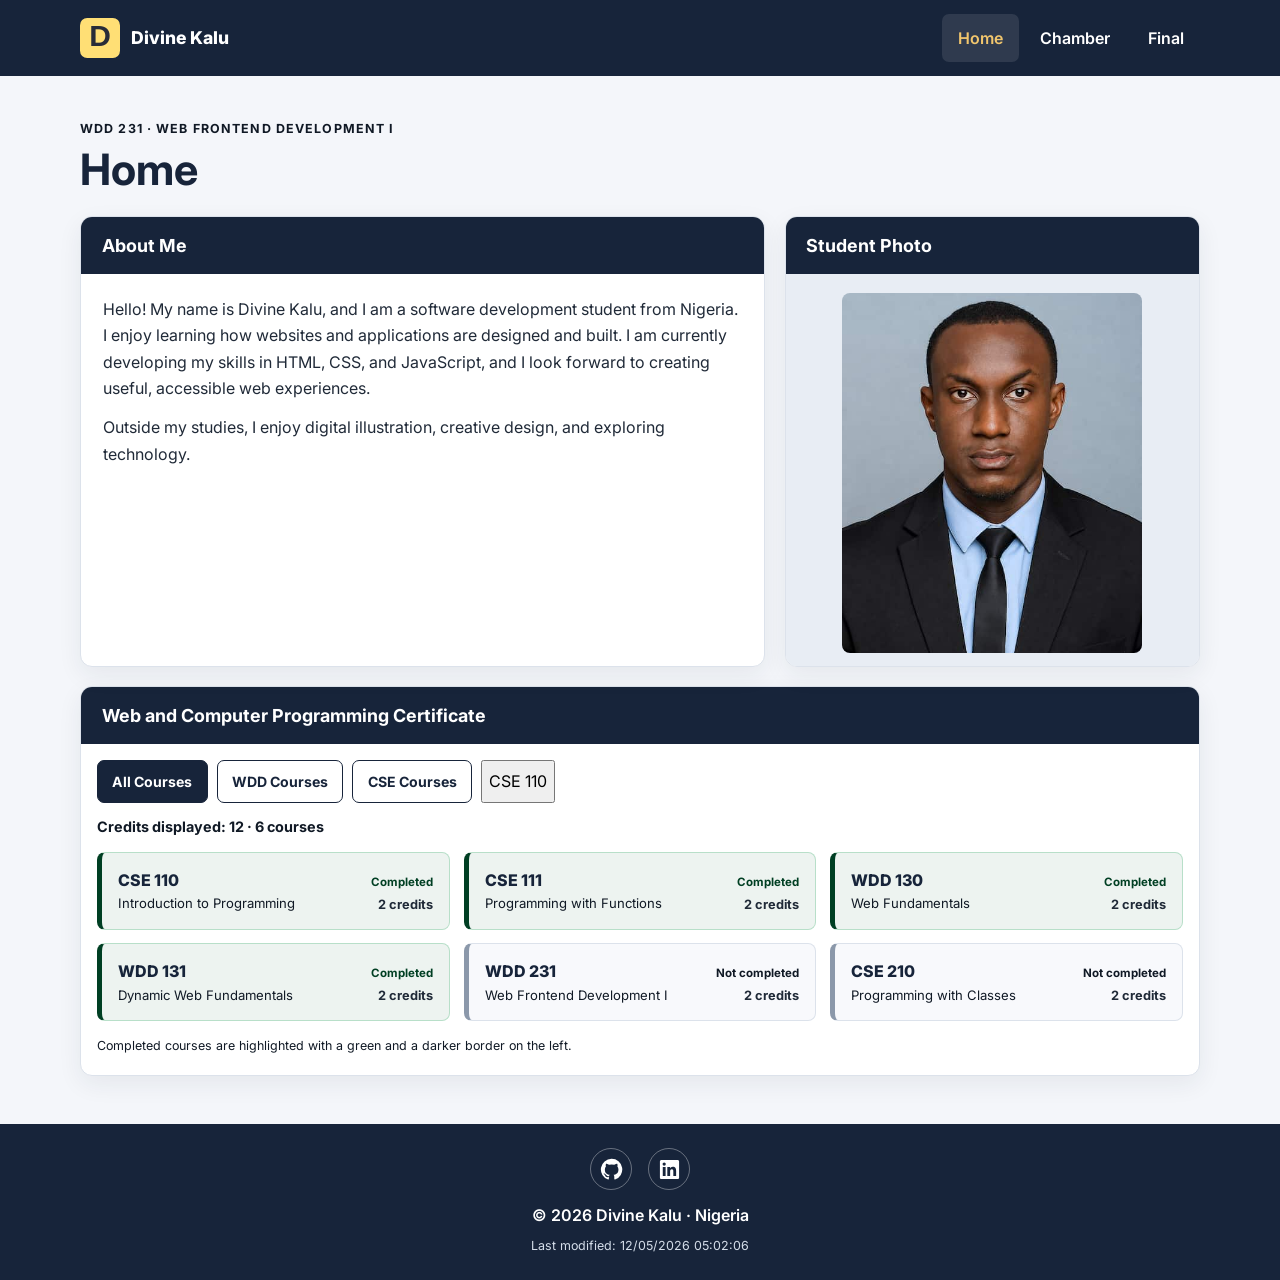
<file: index.html>
<!DOCTYPE html>
<html lang="en">
<head>
    <meta charset="UTF-8">
    <meta name="viewport" content="width=device-width, initial-scale=1.0">
    <meta name="description" content="Divine Kalu's WDD 231 course homepage, featuring an introduction, student photo, and Web and Computer Programming certificate courses.">
    <meta name="author" content="Divine Kalu">
    <meta name="theme-color" content="#17243a">
    <title>Home | Divine Kalu | WDD 231</title>

    <meta property="og:title" content="Web homepage Wdd 231">
    <meta property="og:description" content="Divine Kalu's WDD 231 course homepage, featuring an introduction, student photo, and Web and Computer Programming certificate courses.">
    <meta property="og:image" content="https://i.pinimg.com/736x/04/45/2e/04452ee9b50e1db5ed174f1d260ca5d1.jpg">
    <meta property="og:url" content="https://divon-git.github.io/wdd231/">
    <meta property="og:type" content="website">

    <meta name="twitter:card" content="summary_large_image">


    <link rel="icon" href="images/favicon.ico" type="image/x-icon">
    <link rel="preconnect" href="https://fonts.googleapis.com">
    <link rel="preconnect" href="https://fonts.gstatic.com" crossorigin>
    <link href="https://fonts.googleapis.com/css2?family=Inter:wght@400;500;600;700;800&display=swap" rel="stylesheet">
    <link rel="stylesheet" href="styles/normalize.css">
    <link rel="stylesheet" href="styles/small.css">
    <link rel="stylesheet" href="styles/larger.css">

    <script src="scripts/navigation.js" defer></script>
    <script src="scripts/date.js" defer></script>
    <script src="scripts/courses.js" defer></script>
</head>
<body>
    <header class="site-header">
        <a class="brand" href="index.html" aria-label="Divine Kalu home">
            <img src="images/logoimage.svg" alt="" width="42" height="42">
            <span>Divine Kalu</span>
        </a>

        <button class="menu-button" id="menu-button" type="button"
            aria-label="Open navigation menu" aria-expanded="false"
            aria-controls="primary-navigation">
            <span class="menu-lines" aria-hidden="true"></span>
        </button>

        <nav class="site-nav" id="primary-navigation" aria-label="Main navigation">
            <a href="index.html" class="active" aria-current="page">Home</a>
            <a href="#">Chamber</a>
            <a href="#">Final</a>
        </nav>
    </header>

    <main class="page-container">
        <div class="page-heading">
            <p class="eyebrow">WDD 231 · Web Frontend Development I</p>
            <h1>Home</h1>
        </div>

        <div class="intro-grid">
            <section class="panel about-panel" aria-labelledby="about-heading">
                <h2 id="about-heading">About Me</h2>
                <div class="panel-content">
                    <p>
                        Hello! My name is Divine Kalu, and I am a software development
                        student from Nigeria. I enjoy learning how websites and
                        applications are designed and built. I am currently developing
                        my skills in HTML, CSS, and JavaScript, and I look forward to
                        creating useful, accessible web experiences.
                    </p>
                    <p>
                        Outside my studies, I enjoy digital illustration, creative
                        design, and exploring technology.
                    </p>
                </div>
            </section>

            <section class="panel photo-panel" aria-labelledby="photo-heading">
                <h2 id="photo-heading">Student Photo</h2>
                <div class="photo-frame">
                    <img src="images/profile-image.jpg" alt="Portrait of Divine Kalu"
                        width="480" height="600">
                </div>
            </section>
        </div>

        <section class="panel certificate-panel" aria-labelledby="certificate-heading">
            <h2 id="certificate-heading">Web and Computer Programming Certificate</h2>

            <div class="course-controls" role="group" aria-label="Filter courses">
                <button class="filter-button active" type="button" data-filter="ALL"
                    aria-pressed="true">All Courses</button>
                <button class="filter-button" type="button" data-filter="WDD"
                    aria-pressed="false">WDD Courses</button>
                <button class="filter-button" type="button" data-filter="CSE"
                    aria-pressed="false">CSE Courses</button>
                <button class="CSE110Open" type="button" aria-pressed="false">
                    CSE 110
                </button>
            </div>

            <p class="credit-summary" id="credit-summary" aria-live="polite">
                Credits displayed: 0
            </p>

            <div class="course-grid" id="course-list" aria-live="polite">
                <p class="loading-message">Loading courses…</p>
            </div>
            <p class="course-note">
                Completed courses are highlighted with a green and a darker border on the left.
            </p>
        </section>

        <dialog id="cse110">           
            <button class="cse110closed">
                ❌
            </button>          
                <h2>CSE 110 – Introduction to Programming</h2>
                <h3>2 Credits | Completed</h3>
                <p>Introduces the fundamentals of programming using Python. Covers variables, data types, expressions, conditional statements, loops, functions, and basic problem-solving techniques. Builds a foundation for writing simple programs and understanding programming logic.</p>
        </dialog>
    </main>

    <footer class="site-footer">
        <nav class="social-links" aria-label="Social media links">
            <a href="https://github.com/Divon-git" target="_blank"
                rel="noopener noreferrer" aria-label="GitHub">
                <img src="images/github.svg" alt="github logo" width="26" height="26">
            </a>
            <a href="https://www.linkedin.com/in/divine-kalu-827a5926b/"
                target="_blank" rel="noopener noreferrer" aria-label="LinkedIn">
                <img src="images/linkedin.svg" alt="linkedin logo" width="26" height="26">
            </a>
        </nav>

        <p class="copyright">
            © <span id="currentyear"></span> Divine Kalu · Nigeria
        </p>
        <p class="modified">Last modified: <span id="lastModified"></span></p>
    </footer>
</body>
</html>
</file>
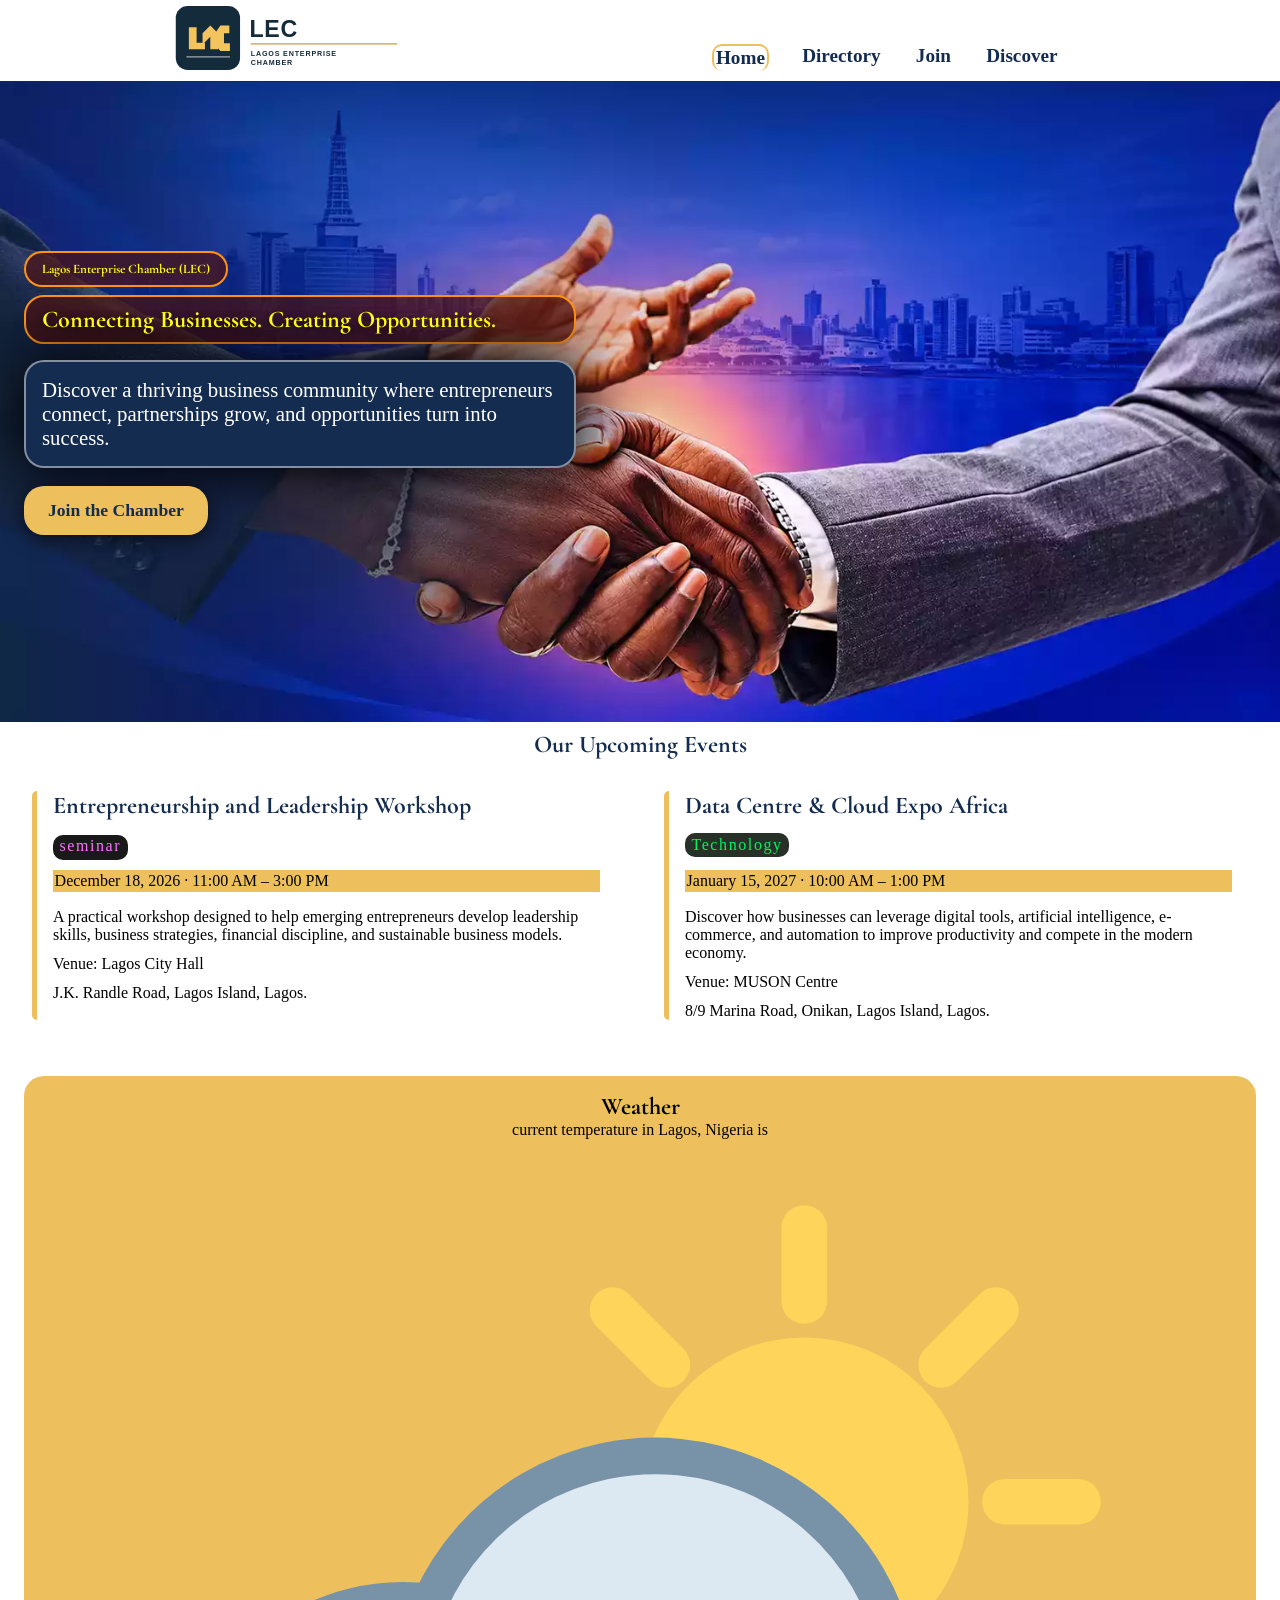
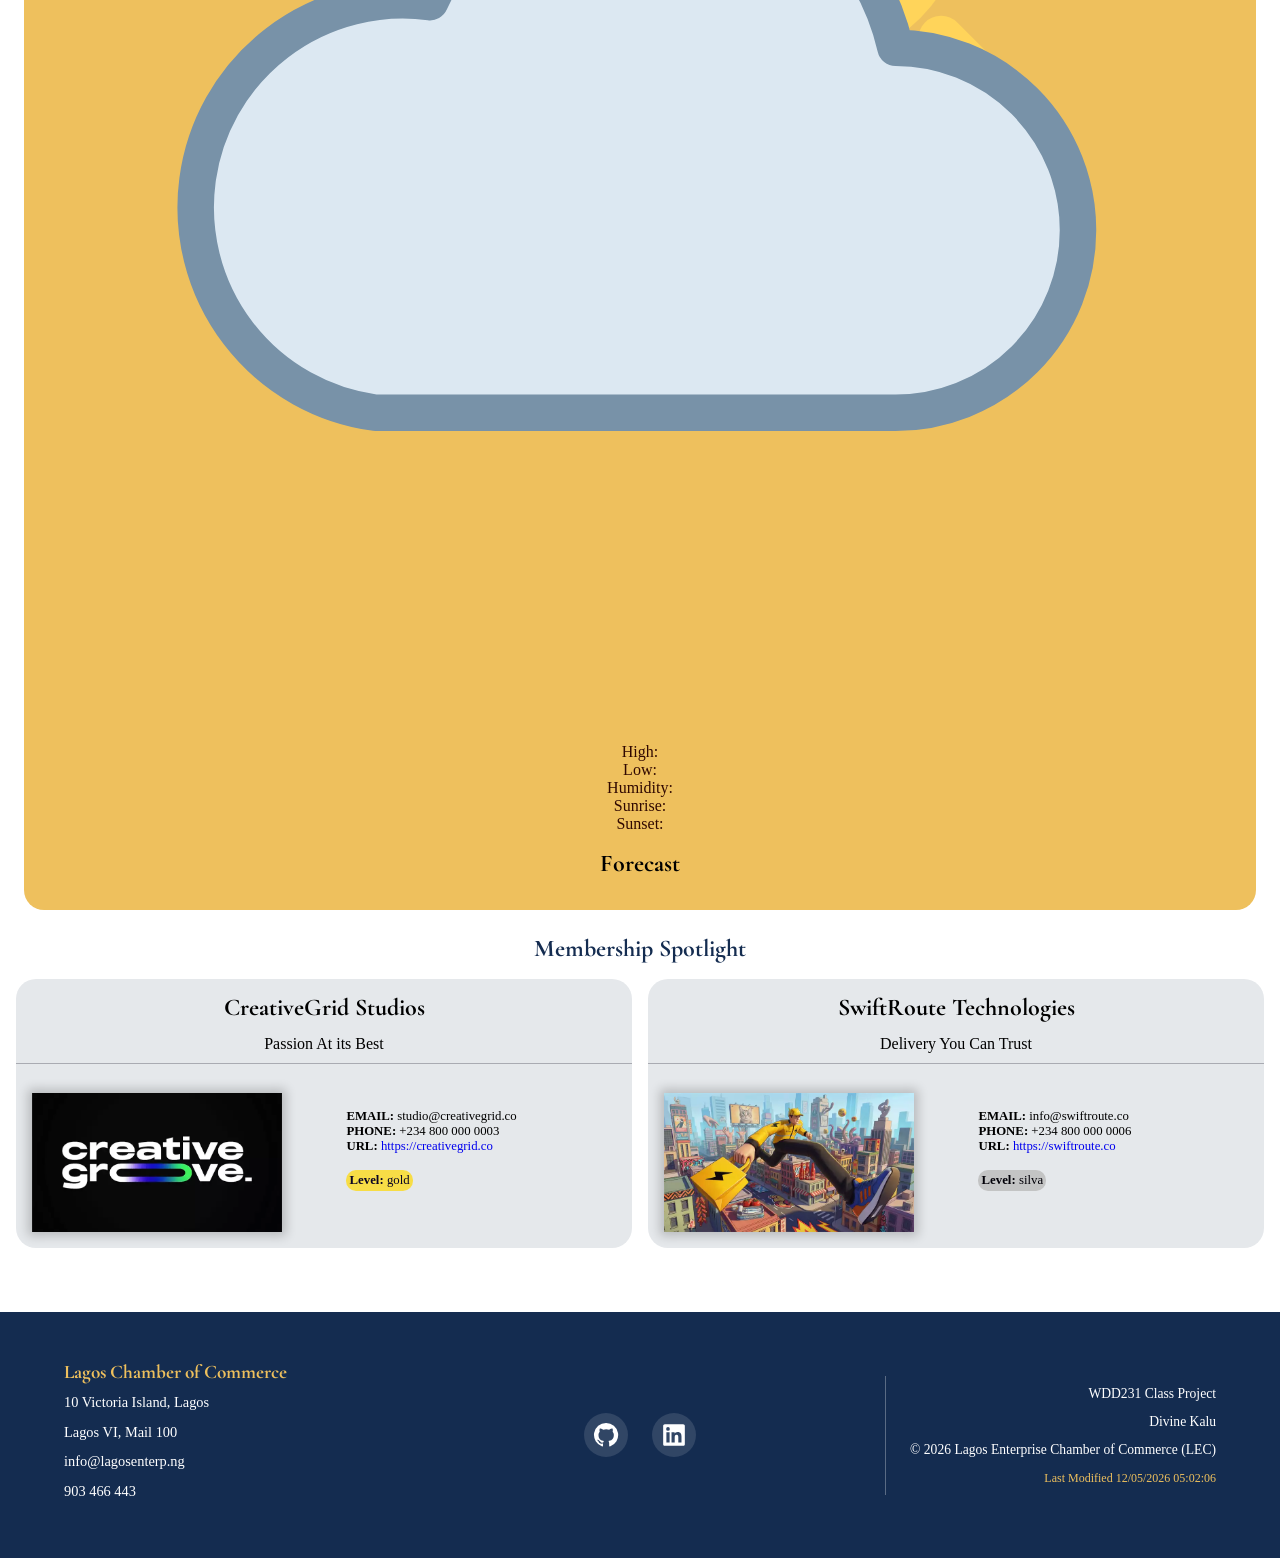
<file: chamber/index.html>
<!DOCTYPE html>
<html lang="en">
<head>
    <meta charset="UTF-8">
    <meta name="viewport" content="width=device-width, initial-scale=1.0">
    <meta name="description" content="Discover technology companies, startups, and emerging businesses in Lagos, Nigeria. ">
    <meta name="author" content="Divine Kalu">
    <title>Lagos Enterprise Chamber | Home</title>
    


    <link rel="stylesheet" href="styles/normalize.css"> 
    
    <link rel="icon" href="images/logo-icon.ico" type="image/x-icon">

    <link rel="stylesheet" href="styles/smallscreens.css">
    <link rel="stylesheet" href="styles/largescreens.css">

    <link rel="preconnect" href="https://fonts.googleapis.com">
    <link rel="preconnect" href="https://fonts.gstatic.com" crossorigin>
    <link href="https://fonts.googleapis.com/css2?family=Cormorant+Garamond:ital,wght@0,300..700;1,300..700&display=swap" rel="stylesheet">

    

    <script src="scripts/navigation.js" defer></script>
    <!-- <script type="module" src="scripts/companies.js"></script> -->
    <!-- <script src="scripts/date.js" defer></script> -->
    <script type="module" src="scripts/weather.js"></script>
    <script type="module" src="scripts/spotlight.js"></script>



    <meta property="og:title" content="Lagos Enterprise Chamber (LEC)">
    <meta property="og:description" content="Discover technology companies, startups, and emerging businesses in Lagos, Nigeria.">
    <meta property="og:image" content="https://divon-git.github.io/wdd231/chamber/images/ogimage.webp">
    <meta property="og:url" content="https://divon-git.github.io/wdd231/chamber/index.html">
    <meta property="og:type" content="website">

    <meta name="twitter:card" content="summary_large_image">

</head>
<body>
    <header class="site-navigation">
        <a href="index.html"> 
        <img id="logoimage" src="images/site-logo.svg" width="250" alt="Lagos Enterprise Chamber website">
        </a>
        <!-- <span>Lagos Enterprise Chamber (LEC)</span> -->

         <button class="menu-button" id="menu-button" type="button"
            aria-label="Open navigation menu" aria-expanded="false"
            aria-controls="primary-navigation">
            <span class="menu-lines" aria-hidden="true"></span>
        </button>


        <nav class="site-nav" id="main-nav" aria-label="Main navigation">
            <ul>
                <li><a href="index.html" title="homepage" class="active" aria-current="page">Home</a></li>
                <li><a href="directory.html" title="directory">Directory</a></li>
                <li><a href="join.html" title="join">Join</a></li>
                <li><a href="#" title="Discover">Discover</a></li>

            </ul>
        </nav>
    </header>

    <main class="homepage-main">
       <section class="hero">

            <picture class="heroImages">
                <source srcset="images/large-hero.webp" media="(min-width: 1000px)">
                <source srcset="images/medium-hero.webp" media="(min-width: 500px)">    
                <img src="images/small-hero.webp" width="1024" height="680" fetchpriority="high" alt="hero image, two business men shaking hands">
            </picture>
        <div class="content">

            <h1 class="pageName">Lagos Enterprise Chamber (LEC)</h1>
            <h2 class="headtext">Connecting Businesses. Creating Opportunities.</h2>
            <p class="message">Discover a thriving business community where entrepreneurs connect, partnerships grow, and opportunities turn into success.</p>
            <a href="join.html" class="joinbutton">Join the Chamber</a>
            
        </div>
        
                
           
       </section>
       <div class="mainContents">   
           <h2 class="header">Our Upcoming Events</h2>
                <div class="events">
                    <section class="event seminar">
                       
                        <h2>Entrepreneurship and Leadership Workshop</h2>
                        <span class="typeseminar">seminar</span>
                        <p class="date">December 18, 2026 · 11:00 AM – 3:00 PM</p>
                        <p class="desc">A practical workshop designed to help emerging entrepreneurs develop leadership skills, business strategies, financial discipline, and sustainable business models.</p>
                        <span class="venue">Venue: Lagos City Hall</span>

                        <span class="name">J.K. Randle Road, Lagos Island, Lagos.</span>
                    </section>

                    <section class="event tech">
            
                        <h2>Data Centre & Cloud Expo Africa</h2>
                        <span class="typetech">Technology</span>
                        <p class="date">January 15, 2027 · 10:00 AM – 1:00 PM</p>
                        <p class="desc">Discover how businesses can leverage digital tools, artificial intelligence, e-commerce, and automation to improve productivity and compete in the modern economy.</p>
                        <span class="venue">Venue: MUSON Centre</span>

                        <span class="name">8/9 Marina Road, Onikan, Lagos Island, Lagos.</span>
                    </section>

                    </div>

                    <div class="weather">
                    <section class="weathersection">  
                        <h2>Weather</h2>
                        <p class="current">current temperature in Lagos, Nigeria is <span class="current-temperature"></span></p>
                        <figure>
                            <img id="weather-icon" src="images/placeholder-weather.svg" alt="sunny clouds">
                            <figcaption></figcaption>
                        </figure>
                        <div class="weatherLevels">   
                            <p>High:<span id="highs"></span></p>
                            <p>Low:<span id="lows"></span></p>
                            <p>Humidity:<span id="Humidity"></span></p>
                            <p>Sunrise:<span id="Sunrise"></span></p>
                            <p>Sunset:<span id="Sunset"></span></p>
                        </div>
                    </section>
                    <section class="forcast">
                        <h2>Forecast</h2>
                       
                    </section>
                    </div>

                    <h2 class="spotlit">Membership Spotlight</h2>
                    <div id="cards" class="grid">
                    </div>

        </div>

       
    </main>
    
<footer class="site-footer">

    <div class="footer-contact">
        <strong>Lagos Chamber of Commerce</strong>
        <p>10 Victoria Island, Lagos</p>
        <p>Lagos VI, Mail 100</p>
        <p><a href="mailto:info@lagosenterp.ng">info@lagosenterp.ng</a></p>
        <p><a href="tel:903466443">903 466 443</a></p>
    </div>

    <div class="socials">
        <a href="https://github.com/" target="_blank" rel="noopener noreferrer" aria-label="GitHub">
            <img src="images/github.svg" alt="" width="26" height="26">
        </a>

        <a href="https://linkedin.com/" target="_blank" rel="noopener noreferrer" aria-label="LinkedIn">
            <img src="images/linkedin.svg" alt="" width="26" height="26">
        </a>
    </div>

    <div class="footer-project">
        <p>WDD231 Class Project</p>
        <p>Divine Kalu</p>
        <p>&copy; <span id="currentyear"></span> Lagos Enterprise Chamber of Commerce (LEC)</p>
        <p id="lastModified"></p>
    </div>

</footer>

</body>
</html>
</file>
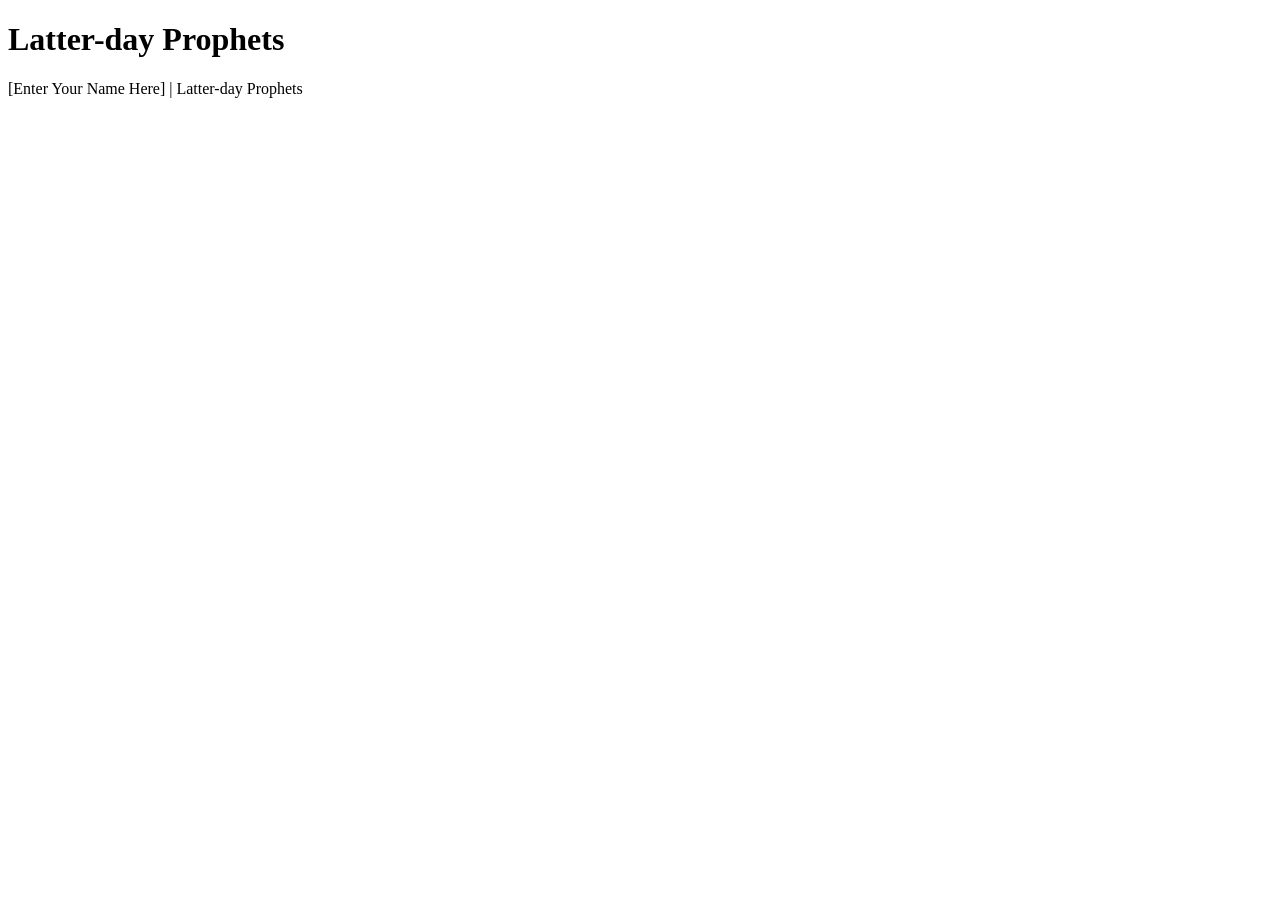
<file: prophets.html>
<!DOCTYPE html>
<html lang="en">
<head>
    <meta charset="UTF-8">
    <meta name="viewport" content="width=device-width, initial-scale=1.0">
    <title>Document</title>
</head>
<body>
    <header>
    <h1>Latter-day Prophets</h1>
    </header>
    <main>
    <div id="cards"></div>
    </main>
    <footer>
    [Enter Your Name Here] | Latter-day Prophets
    </footer>
</body>
</html>
</file>
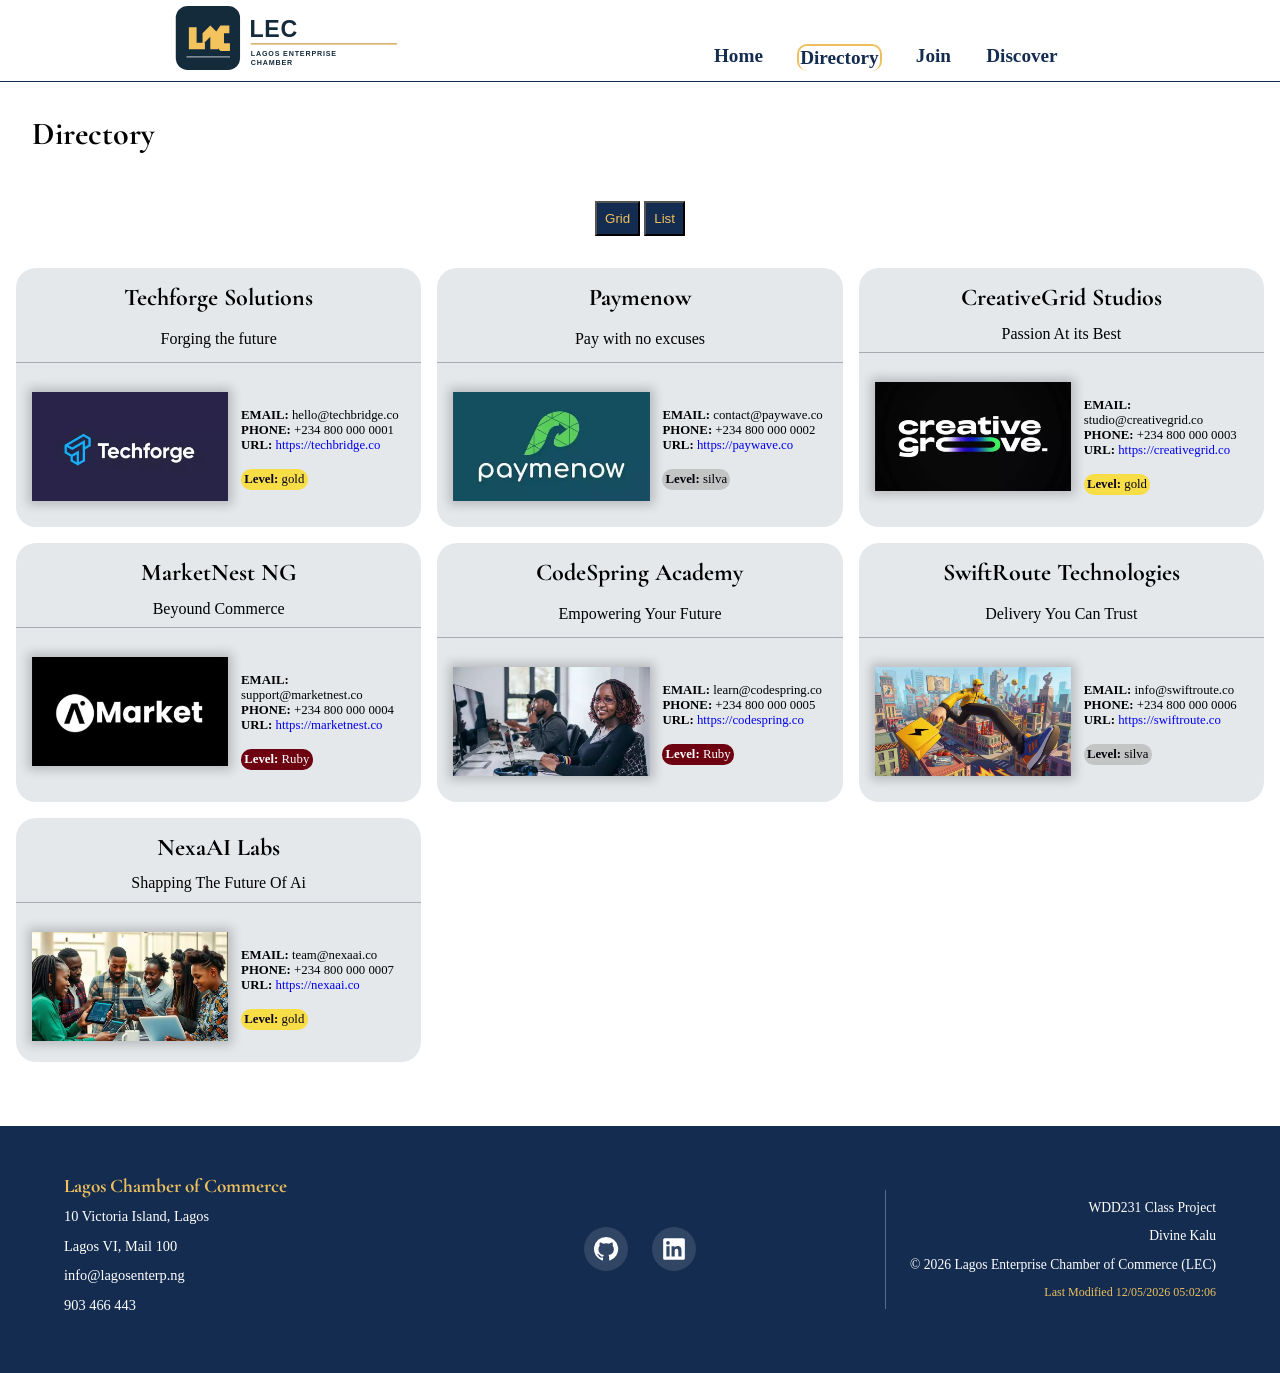
<file: chamber/directory.html>
<!DOCTYPE html>
<html lang="en">
<head>
    <meta charset="UTF-8">
    <meta name="viewport" content="width=device-width, initial-scale=1.0">
    <meta name="description" content="Discover technology companies, startups, and emerging businesses in Lagos, Nigeria. ">
    <meta name="author" content="Divine Kalu">
    <title>Directory Lagos Chamber of Commerce</title>
    


    <link rel="stylesheet" href="styles/normalize.css"> 
    
    <link rel="icon" href="images/logo-icon.ico" type="image/x-icon">

    <link rel="stylesheet" href="styles/smallscreens.css">
    <link rel="stylesheet" href="styles/largescreens.css">

    <link rel="preconnect" href="https://fonts.googleapis.com">
    <link rel="preconnect" href="https://fonts.gstatic.com" crossorigin>
    <link href="https://fonts.googleapis.com/css2?family=Cormorant+Garamond:ital,wght@0,300..700;1,300..700&display=swap" rel="stylesheet">

    

    <script src="scripts/navigation.js" defer></script>
    <script type="module" src="scripts/companies.js"></script>
    <!-- <script type="module" src="scripts/date.js"></script> -->



    <meta property="og:title" content="Lagos Enterprise Chamber (LEC)">
    <meta property="og:description" content="Discover technology companies, startups, and emerging businesses in Lagos, Nigeria.">
    <meta property="og:image" content="https://divon-git.github.io/wdd231/chamber/images/ogimage.webp">
    <meta property="og:url" content="https://divon-git.github.io/wdd231/chamber/directory.html">
    <meta property="og:type" content="website">

    <meta name="twitter:card" content="summary_large_image">

</head>
<body>
    <header class="site-navigation">
        <a href="index.html"> 
        <img id="logoimage" src="images/site-logo.svg" alt="Lagos Enterprise Chamber website logo">
        </a>
        <!-- <span>Lagos Enterprise Chamber (LEC)</span> -->

         <button class="menu-button" id="menu-button" type="button"
            aria-label="Open navigation menu" aria-expanded="false"
            aria-controls="primary-navigation">
            <span class="menu-lines" aria-hidden="true"></span>
        </button>


        <nav class="site-nav" id="main-nav" aria-label="Main navigation">
            <ul>
                <li><a href="index.html" title="homepage">Home</a></li>
                <li><a href="directory.html" title="directory" class="active" aria-current="page">Directory</a></li>
                <li><a href="join.html" title="join">Join</a></li>
                <li><a href="#" title="Discover">Discover</a></li>

            </ul>
        </nav>
    </header>

    <main>
        <h1 id="diretoryh1">Directory</h1>

        <div class="display">  
            <button  id="grid" type="button" aria-label="open grid view" aria-expanded="false">Grid</button>
            <button  id="list" type="button" aria-label="open list view" aria-expanded="false">List</button>
        </div>

        
        <div id="cards" class="grid"></div>
    </main>
    
<footer class="site-footer">

    <div class="footer-contact">
        <strong>Lagos Chamber of Commerce</strong>
        <p>10 Victoria Island, Lagos</p>
        <p>Lagos VI, Mail 100</p>
        <p><a href="mailto:info@lagosenterp.ng">info@lagosenterp.ng</a></p>
        <p><a href="tel:903466443">903 466 443</a></p>
    </div>

    <div class="socials">
        <a href="https://github.com/" target="_blank" rel="noopener noreferrer" aria-label="GitHub">
            <img src="images/github.svg" alt="github logo" width="26" height="26">
        </a>

        <a href="https://linkedin.com/" target="_blank" rel="noopener noreferrer" aria-label="LinkedIn">
            <img src="images/linkedin.svg" alt="linkedin logo" width="26" height="26">
        </a>
    </div>

    <div class="footer-project">
        <p>WDD231 Class Project</p>
        <p>Divine Kalu</p>
        <p>&copy; <span id="currentyear"></span> Lagos Enterprise Chamber of Commerce (LEC)</p>
        <p id="lastModified"></p>
    </div>

</footer>

</body>
</html>
</file>
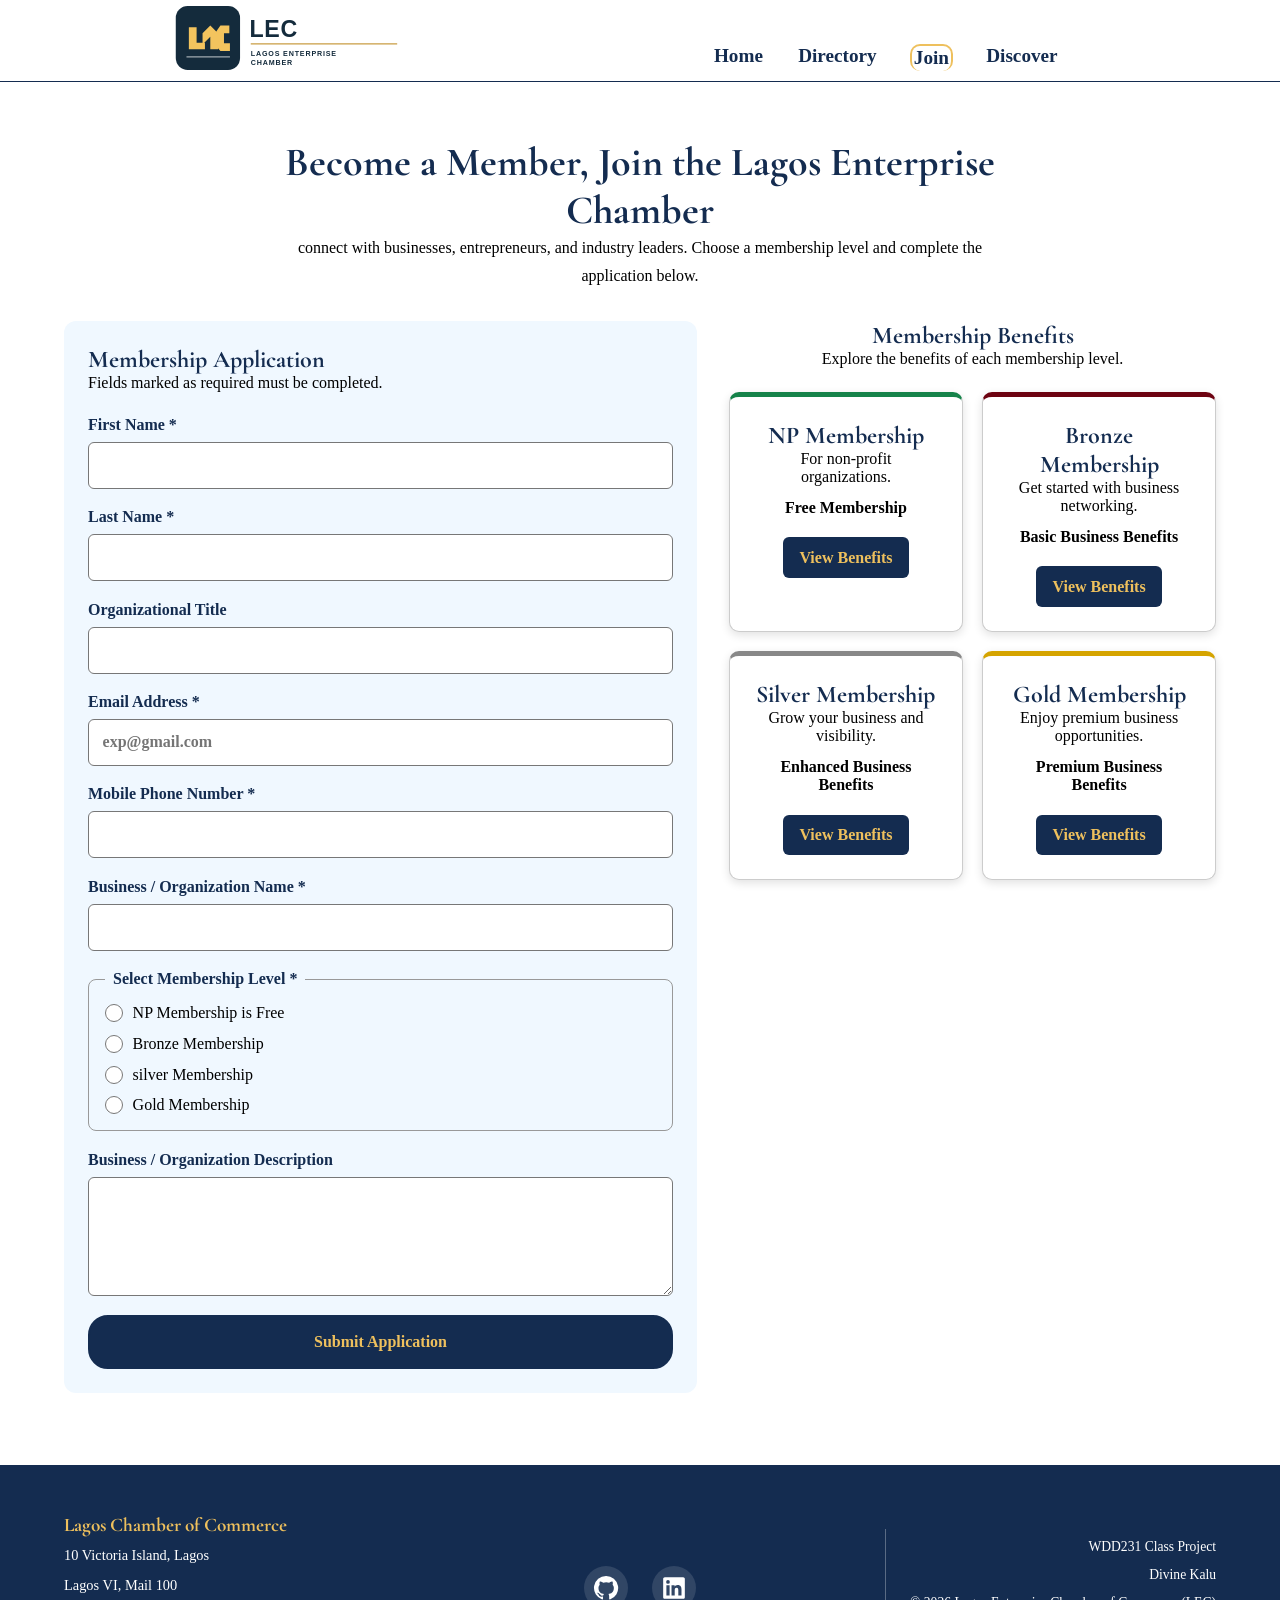
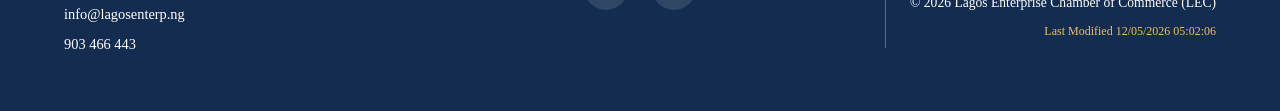
<file: chamber/join.html>
<!DOCTYPE html>
<html lang="en">
<head>
    <meta charset="UTF-8">
    <meta name="viewport" content="width=device-width, initial-scale=1.0">
    <meta name="description" content="Join the Lagos Enterprise Chamber and unlock opportunities for business growth, networking, partnerships, and increased visibility.">
    <meta name="author" content="Divine Kalu">
    <title>Join | Lagos Chamber of Commerce</title>
    


    <link rel="stylesheet" href="styles/normalize.css"> 
    
    <link rel="icon" href="images/logo-icon.ico" type="image/x-icon">

    <link rel="stylesheet" href="styles/smallscreens.css">
    <link rel="stylesheet" href="styles/largescreens.css">

    <link rel="preconnect" href="https://fonts.googleapis.com">
    <link rel="preconnect" href="https://fonts.gstatic.com" crossorigin>
    <link href="https://fonts.googleapis.com/css2?family=Cormorant+Garamond:ital,wght@0,300..700;1,300..700&display=swap" rel="stylesheet">

    

    <script src="scripts/navigation.js" defer></script>
    <script type="module" src="scripts/join.js"></script>
    <!-- <script type="module" src="scripts/companies.js"></script> -->
    <!-- <script type="module" src="scripts/date.js"></script> -->



    <meta property="og:title" content="Join | Lagos Chamber of Commerce">
    <meta property="og:description" content="Join the Lagos Enterprise Chamber and unlock opportunities for business growth, networking, partnerships, and increased visibility.">
    <meta property="og:image" content="https://divon-git.github.io/wdd231/chamber/images/ogimage.webp">
    <meta property="og:url" content="https://divon-git.github.io/wdd231/chamber/join.html">
    <meta property="og:type" content="website">

    <meta name="twitter:card" content="summary_large_image">

</head>
<body>
    <header class="site-navigation">
        <a href="index.html"> 
        <img id="logoimage" src="images/site-logo.svg" alt="Lagos Enterprise Chamber website">
        </a>
        

         <button class="menu-button" id="menu-button" type="button"
            aria-label="Open navigation menu" aria-expanded="false"
            aria-controls="primary-navigation">
            <span class="menu-lines" aria-hidden="true"></span>
        </button>


        <nav class="site-nav" id="main-nav" aria-label="Main navigation">
            <ul>
                <li><a href="index.html" title="homepage">Home</a></li>
                <li><a href="directory.html" title="directory" >Directory</a></li>
                <li><a href="join.html" title="join" class="active" aria-current="page">Join</a></li>
                <li><a href="#" title="Discover">Discover</a></li>

            </ul>
        </nav>
    </header>

    <main class="join-main">

        <section class="join-intro">
            <h1>Become a Member, Join the Lagos Enterprise Chamber</h1>
            <p>
                connect with
                businesses, entrepreneurs, and industry leaders.
                Choose a membership level and complete the application below.
            </p>
        </section>

        <div class="membership-layout">

            <section class="application-section">
                <h2>Membership Application</h2>
                <p>Fields marked as required must be completed.</p>

                <form class="membership-form" method="get" action="thankyou.html">
                    <label for="first-name">
                        First Name *
                        <input type="text" id="first-name" name="firstName" title="Enter your first name" autocomplete="given-name" required>
                    </label>

                    <label for="last-name">
                        Last Name *
                        <input type="text" id="last-name" name="lastName" title="Enter your last name" autocomplete="family-name" required>
                    </label>

                    <label for="organization-title">
                        Organizational Title
                        <input type="text" id="organization-title" name="organizationTitle" title="Your organizational title must contain at least seven letters, spaces, or hyphens" autocomplete="organization-title" pattern="(?=.*[A-Za-z])[A-Za-z -]{7,}">
                    </label>

                    <label for="email">
                        Email Address *
                        <input type="email" id="email" name="email" title="Enter a valid email address" autocomplete="email" placeholder="exp@gmail.com" required>
                    </label>

                    <label for="phone">
                        Mobile Phone Number *
                        <input type="tel" id="phone" name="phone" title="Enter your mobile phone number" autocomplete="tel" required>
                    </label>

                    <label for="organization">
                        Business / Organization Name *
                        <input type="text" id="organization" name="organization" title="Enter your business or organization name" autocomplete="organization" required>
                    </label>

                    <fieldset class="membership-selection">
                        <legend>Select Membership Level *</legend>

                        <label for="np">
                            <input type="radio" id="np" name="membership" value="np" required>
                            NP Membership is Free
                        </label>

                        <label for="Bronze">
                            <input type="radio" id="Bronze" name="membership" value="Bronze">
                            Bronze Membership
                        </label>

                        <label for="silver">
                            <input type="radio" id="silver" name="membership" value="silver">
                            silver Membership
                        </label>

                        <label for="gold">
                        <input type="radio" id="gold" name="membership" value="gold">
                        Gold Membership
                    </label>
                    </fieldset>

                    <label for="description">Business / Organization Description
                    <textarea id="description" name="description" title="Describe your business or organization" rows="5"></textarea>
                </label>

                <input type="hidden" name="timestamp" id="timestamp">

                <input type="submit" value="Submit Application" id="submit">


                    
                </form>
            </section>

           <section class="membership-levels">
                <h2>Membership Benefits</h2>
                <p>Explore the benefits of each membership level.</p>

                <div class="level-cards">

                    <article class="level-card np-card">
                        <h3>NP Membership</h3>
                        <p>For non-profit organizations.</p>
                        <span>Free Membership</span>
                        <a href="#np-modal" class="modal-link">View Benefits</a>
                    </article>

                    <article class="level-card Bronze-card">
                        <h3>Bronze Membership</h3>
                        <p>Get started with business networking.</p>
                        <span>Basic Business Benefits</span>
                        <a href="#ruby-modal" class="modal-link">View Benefits</a>
                    </article>

                    <article class="level-card silver-card">
                        <h3>Silver Membership</h3>
                        <p>Grow your business and visibility.</p>
                        <span>Enhanced Business Benefits</span>
                        <a href="#silver-modal" class="modal-link">View Benefits</a>
                    </article>

                    <article class="level-card gold-card">
                        <h3>Gold Membership</h3>
                        <p>Enjoy premium business opportunities.</p>
                        <span>Premium Business Benefits</span>
                        <a href="#gold-modal" class="modal-link">View Benefits</a>
                    </article>

                </div>
        </section> 
        </div>

        <dialog id="np-modal">
        <div class="modal-content">
            <button class="close-modal" type="button" aria-label="Close dialog">&times;</button>
            <h2>NP Membership Benefits</h2>
            <p>Designed for non-profit organizations.</p>
            <ul>
                <li>Free chamber membership.</li>
                <li>Access to community networking events.</li>
                <li>Non-profit organization directory listing.</li>
                <li>Access to selected chamber resources.</li>
            </ul>
        </div>
    </dialog>

    <dialog id="ruby-modal">
        <div class="modal-content">
            <button class="close-modal" type="button" aria-label="Close dialog">&times;</button>
            <h2>Bronze Membership Benefits</h2>
            <p>For businesses looking to establish connections.</p>
            <ul>
                <li>All NP membership benefits.</li>
                <li>Business directory listing.</li>
                <li>Access to selected business networking events.</li>
                <li>Discounted admission to selected workshops.</li>
            </ul>
        </div>
    </dialog>

    <dialog id="silver-modal">
        <div class="modal-content">
            <button class="close-modal" type="button" aria-label="Close dialog">&times;</button>
            <h2>Silver Membership Benefits</h2>
            <p>For growing businesses seeking greater exposure.</p>
            <ul>
                <li>All Ruby membership benefits.</li>
                <li>Priority business directory listing.</li>
                <li>Discounts on chamber events.</li>
                <li>Access to exclusive training sessions.</li>
                <li>Business advertising opportunities.</li>
            </ul>
        </div>
    </dialog>

    <dialog id="gold-modal">
        <div class="modal-content">
            <button class="close-modal" type="button" aria-label="Close dialog">&times;</button>
            <h2>Gold Membership Benefits</h2>
            <p>Our highest membership level for established businesses.</p>
            <ul>
                <li>All Silver membership benefits.</li>
                <li>Premium business spotlight on the homepage.</li>
                <li>Priority invitations to exclusive events.</li>
                <li>Free access to selected training sessions.</li>
                <li>Premium advertising opportunities.</li>
                <li>Priority access to chamber networking opportunities.</li>
            </ul>
        </div>
    </dialog>

    </main>

    


    
<footer class="site-footer">

    <div class="footer-contact">
        <strong>Lagos Chamber of Commerce</strong>
        <p>10 Victoria Island, Lagos</p>
        <p>Lagos VI, Mail 100</p>
        <p><a href="mailto:info@lagosenterp.ng">info@lagosenterp.ng</a></p>
        <p><a href="tel:903466443">903 466 443</a></p>
    </div>

    <div class="socials">
        <a href="https://github.com/" target="_blank" rel="noopener noreferrer" aria-label="GitHub">
            <img src="images/github.svg" alt="" width="26" height="26">
        </a>

        <a href="https://linkedin.com/" target="_blank" rel="noopener noreferrer" aria-label="LinkedIn">
            <img src="images/linkedin.svg" alt="" width="26" height="26">
        </a>
    </div>

    <div class="footer-project">
        <p>WDD231 Class Project</p>
        <p>Divine Kalu</p>
        <p>&copy; <span id="currentyear"></span> Lagos Enterprise Chamber of Commerce (LEC)</p>
        <p id="lastModified"></p>
    </div>

</footer>

</body>
</html>
</file>
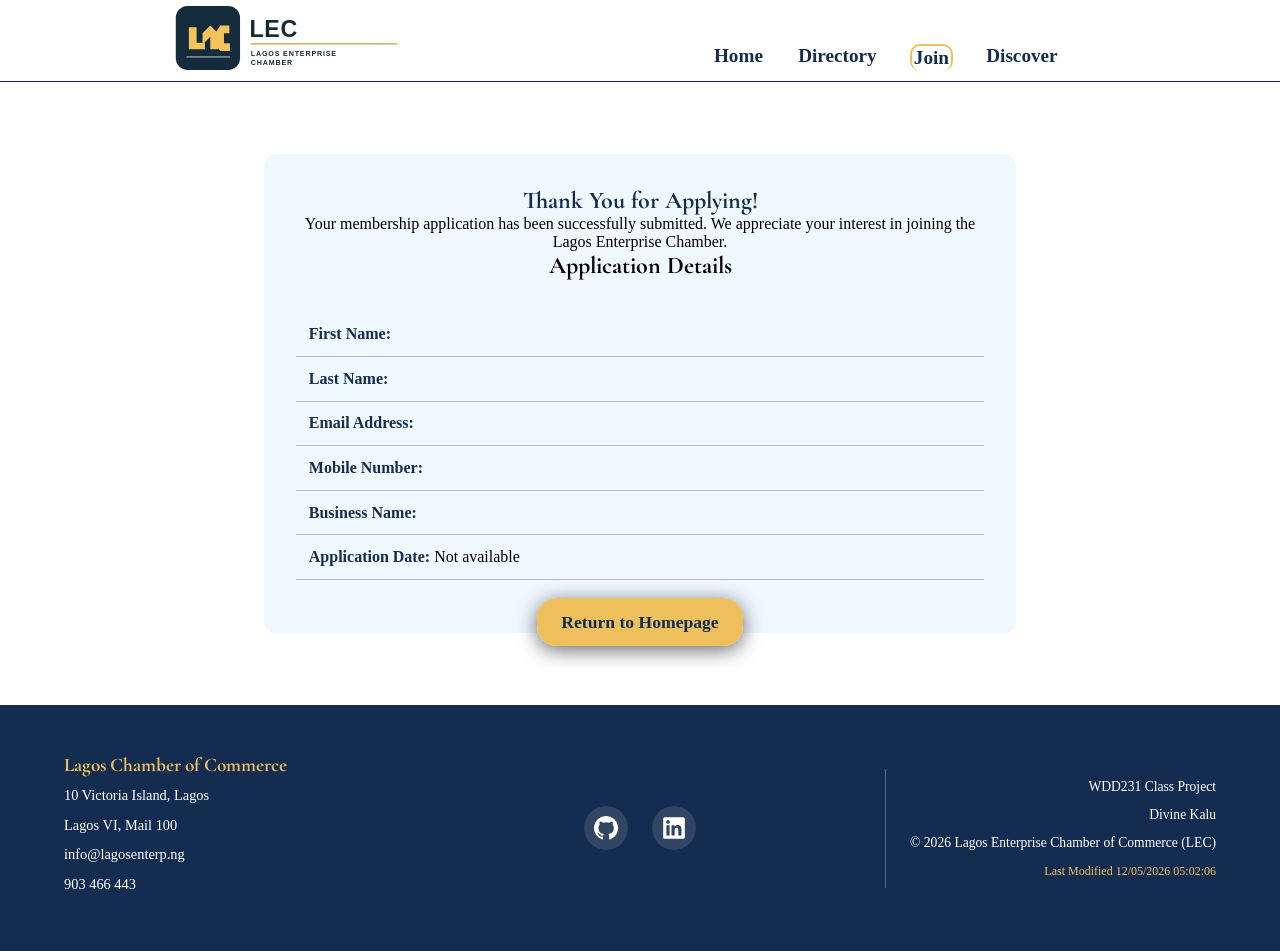
<file: chamber/thankyou.html>
<!DOCTYPE html>
<html lang="en">
<head>
    <meta charset="UTF-8">
    <meta name="viewport" content="width=device-width, initial-scale=1.0">
    <meta name="description" content="Thank you for applying to join the Lagos Enterprise Chamber.">
    <meta name="author" content="Divine Kalu">
    <title>Application Received | Lagos Enterprise Chamber</title>
    


    <link rel="stylesheet" href="styles/normalize.css"> 
    
    <link rel="icon" href="images/logo-icon.ico" type="image/x-icon">

    <link rel="stylesheet" href="styles/smallscreens.css">
    <link rel="stylesheet" href="styles/largescreens.css">

    <link rel="preconnect" href="https://fonts.googleapis.com">
    <link rel="preconnect" href="https://fonts.gstatic.com" crossorigin>
    <link href="https://fonts.googleapis.com/css2?family=Cormorant+Garamond:ital,wght@0,300..700;1,300..700&display=swap" rel="stylesheet">

    

    <script src="scripts/navigation.js" defer></script>
    <script type="module" src="scripts/thankyou.js"></script>
    <!-- <script type="module" src="scripts/companies.js"></script> -->
    <!-- <script type="module" src="scripts/date.js"></script> -->



    <meta property="og:title" content="Lagos Enterprise Chamber (LEC)">
    <meta property="og:description" content="Discover technology companies, startups, and emerging businesses in Lagos, Nigeria.">
    <meta property="og:image" content="https://divon-git.github.io/wdd231/chamber/images/ogimage.webp">
    <meta property="og:url" content="https://divon-git.github.io/wdd231/chamber/thankyou.html">
    <meta property="og:type" content="website">

    <meta name="twitter:card" content="summary_large_image">

</head>
<body>
    <header class="site-navigation">
        <a href="index.html"> 
        <img id="logoimage" src="images/site-logo.svg" alt="Lagos Enterprise Chamber website logo">
        </a>
        <!-- <span>Lagos Enterprise Chamber (LEC)</span> -->

         <button class="menu-button" id="menu-button" type="button"
            aria-label="Open navigation menu" aria-expanded="false"
            aria-controls="primary-navigation">
            <span class="menu-lines" aria-hidden="true"></span>
        </button>


        <nav class="site-nav" id="main-nav" aria-label="Main navigation">
            <ul>
                <li><a href="index.html" title="homepage">Home</a></li>
                <li><a href="directory.html" title="directory" >Directory</a></li>
                <li><a href="join.html" title="join" class="active" aria-current="page">Join</a></li>
                <li><a href="#" title="Discover">Discover</a></li>

            </ul>
        </nav>
    </header>

    <main class="thankyou-main">

        <section class="thankyou-card">

            <h1>Thank You for Applying!</h1>

            <p>
                Your membership application has been successfully submitted.
                We appreciate your interest in joining the Lagos Enterprise Chamber.
            </p>

            <h2>Application Details</h2>

            <div class="submission-details">

                <p>
                    <strong>First Name:</strong>
                    <span id="display-firstname"></span>
                </p>

                <p>
                    <strong>Last Name:</strong>
                    <span id="display-lastname"></span>
                </p>

                <p>
                    <strong>Email Address:</strong>
                    <span id="display-email"></span>
                </p>

                <p>
                    <strong>Mobile Number:</strong>
                    <span id="display-phone"></span>
                </p>

                <p>
                    <strong>Business Name:</strong>
                    <span id="display-organization"></span>
                </p>

                <p>
                    <strong>Application Date:</strong>
                    <span id="display-timestamp"></span>
                </p>

            </div>

            <a href="index.html" class="joinbutton">
                Return to Homepage
            </a>

        </section>

    </main>

    


    
<footer class="site-footer">

    <div class="footer-contact">
        <strong>Lagos Chamber of Commerce</strong>
        <p>10 Victoria Island, Lagos</p>
        <p>Lagos VI, Mail 100</p>
        <p><a href="mailto:info@lagosenterp.ng">info@lagosenterp.ng</a></p>
        <p><a href="tel:903466443">903 466 443</a></p>
    </div>

    <div class="socials">
        <a href="https://github.com/" target="_blank" rel="noopener noreferrer" aria-label="GitHub">
            <img src="images/github.svg" alt="github logo" width="26" height="26">
        </a>

        <a href="https://linkedin.com/" target="_blank" rel="noopener noreferrer" aria-label="LinkedIn">
            <img src="images/linkedin.svg" alt="linkedin logo" width="26" height="26">
        </a>
    </div>

    <div class="footer-project">
        <p>WDD231 Class Project</p>
        <p>Divine Kalu</p>
        <p>&copy; <span id="currentyear"></span> Lagos Enterprise Chamber of Commerce (LEC)</p>
        <p id="lastModified"></p>
    </div>

</footer>

</body>
</html>
</file>
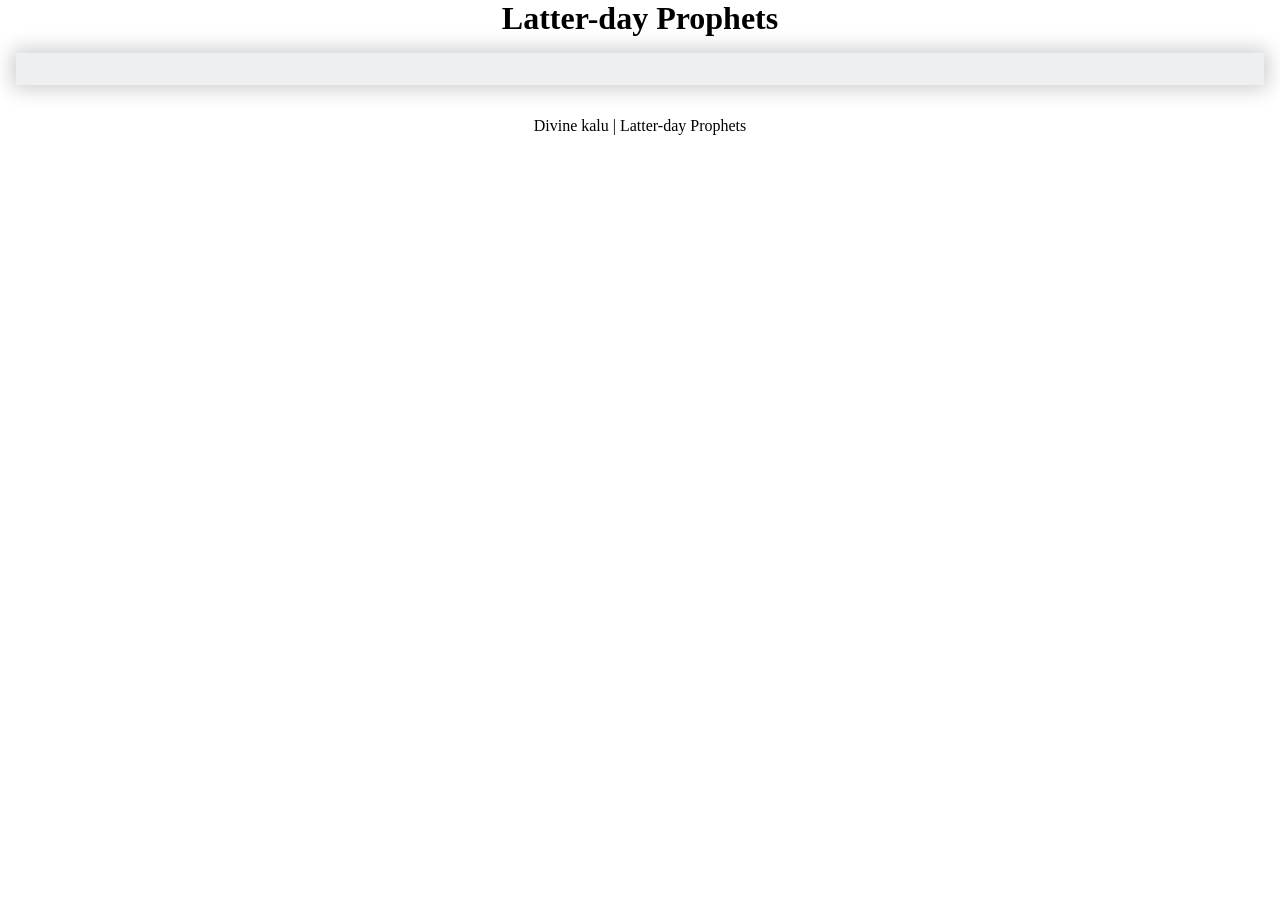
<file: week 02/prophets.html>
<!DOCTYPE html>
<html lang="en">
<head>
    <meta charset="UTF-8">
    <meta name="viewport" content="width=device-width, initial-scale=1.0">
    <title>Prophets</title>
    <link rel="stylesheet" href="styles/prophets.css">

    <script src="scripts/prophets.js" defer></script>
</head>
<body>
    <header>
    <h1>Latter-day Prophets</h1>
    </header>
    <main>
    <div id="cards"></div>
    </main>
    <footer>
    Divine kalu | Latter-day Prophets 
    </footer>
</body>
</html>
</file>
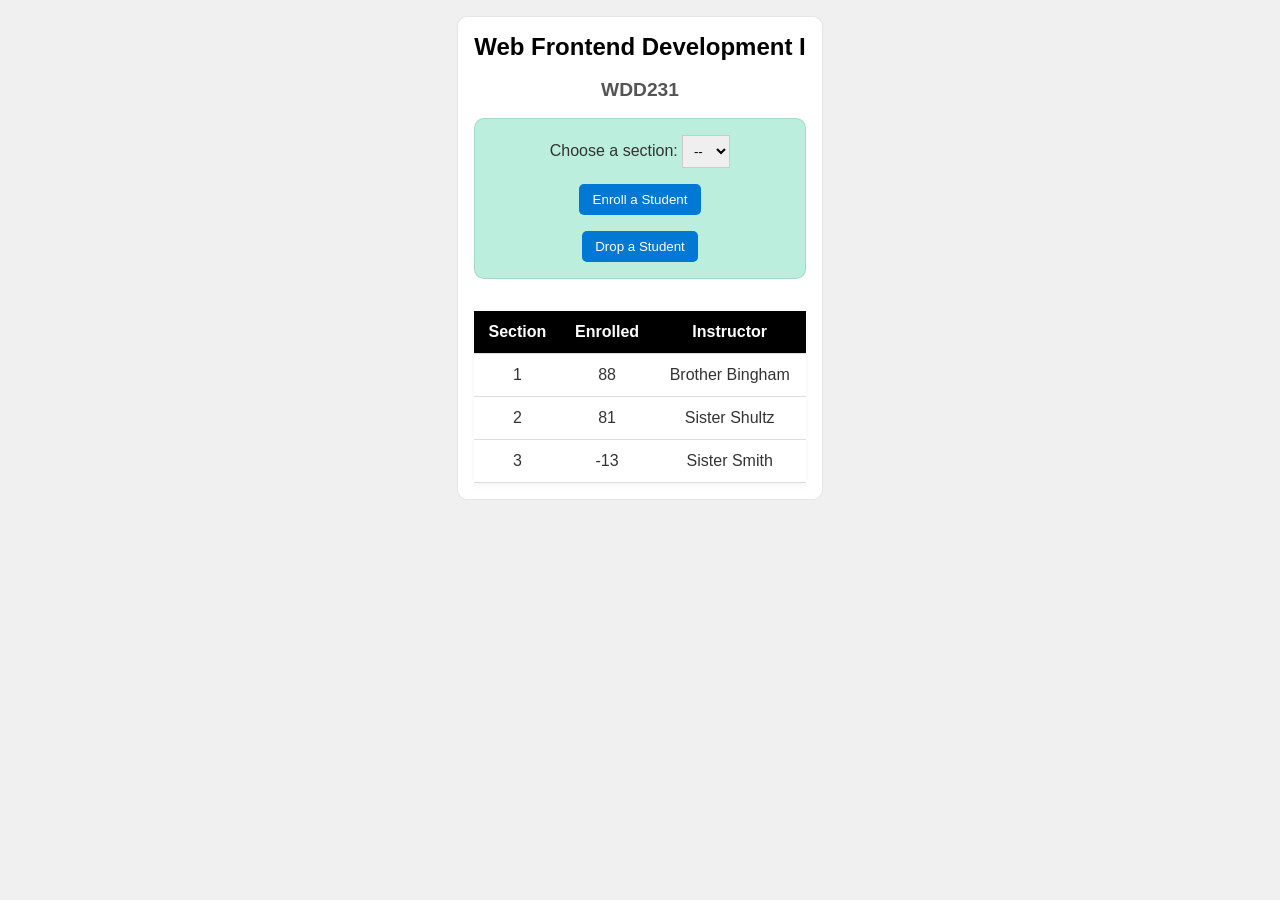
<file: week 03/modules.html>
<!DOCTYPE html>
<html lang="en" data-theme="dark"><head>
  <meta charset="UTF-8">
  <meta name="viewport" content="width=device-width, initial-scale=1.0">
  <title>Modules Example: Course and Sections</title>
  <link rel="stylesheet" href="styles/modules.css">
  <script type="module" src="scripts/modules.mjs"></script>
  <!-- <script src="scripts/theme-toggle.js"></script> -->
</head>

<body>
  <main>
    <h1 id="courseName">Web Frontend Development I</h1>
    <h2 id="courseCode">WDD231</h2>

    <div id="enrollment">
      <label for="sectionNumber">Choose a section:</label>
      <select id="sectionNumber">
        <option value="0" disabled="" selected="">--</option>
      <option value="1">1</option><option value="2">2</option><option value="3">3</option></select>
      <button id="enrollStudent">Enroll a Student</button>
      <button id="dropStudent">Drop a Student</button>
    </div>

    <table>
      <thead>
        <tr>
          <th>Section</th>
          <th>Enrolled</th>
          <th>Instructor</th>
        </tr>
      </thead>
      <tbody id="sections"><tr>
    <td>1</td>
    <td>88</td>
    <td>Brother Bingham</td></tr><tr>
    <td>2</td>
    <td>81</td>
    <td>Sister Shultz</td></tr><tr>
    <td>3</td>
    <td>-13</td>
    <td>Sister Smith</td></tr></tbody>
    </table>
  </main>


</body></html>
</file>
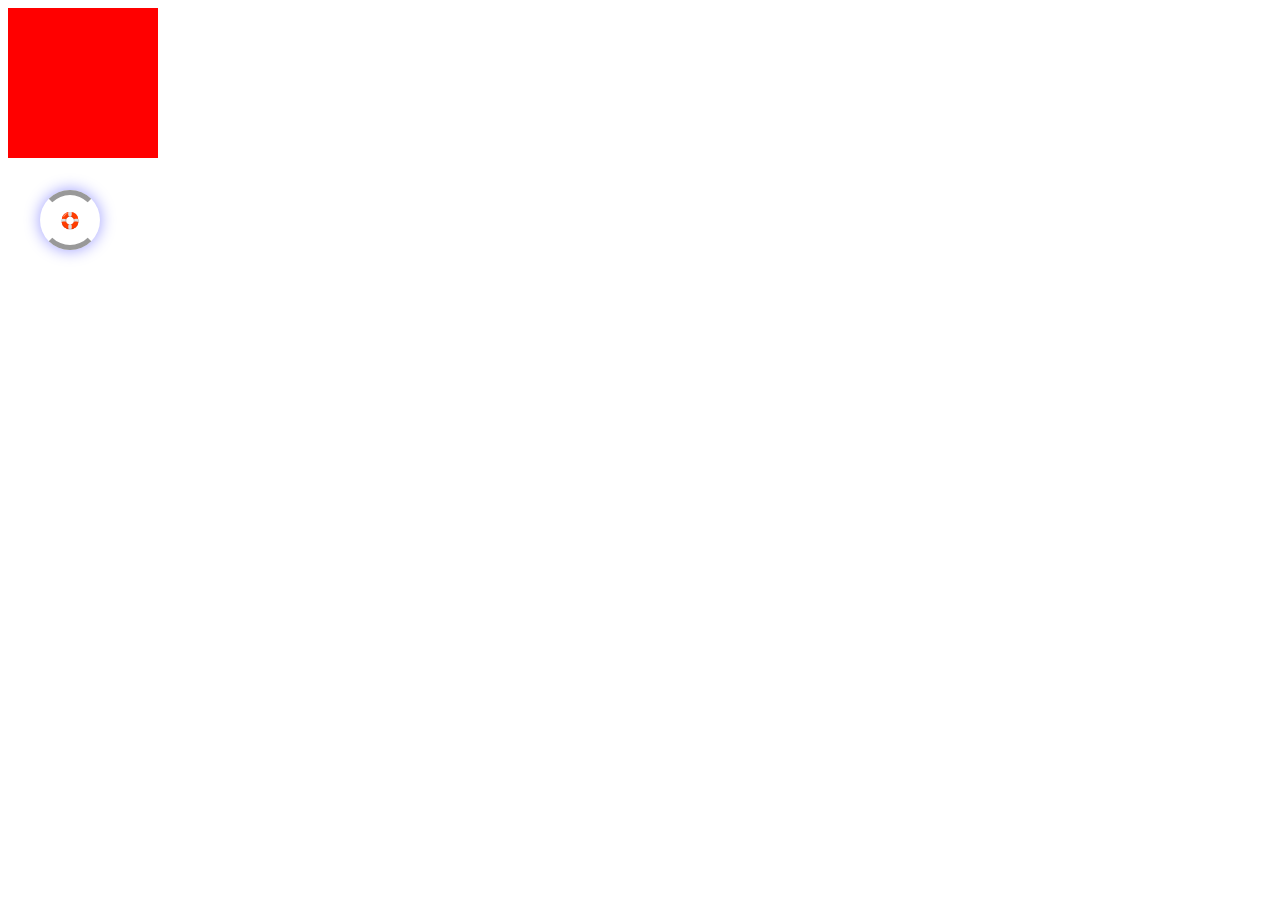
<file: week04/animationprac.html>
<!DOCTYPE html>
<html lang="en">
<head>
    <meta charset="UTF-8">
    <meta name="viewport" content="width=device-width, initial-scale=1.0">
    <title>Document</title>
    <link rel="stylesheet" href="styles/animationprac.css">
</head>
<body>
    <div class="box"></div>

    <div class="loader"></div>
</body>
</html>
</file>
<file: styles/small.css>
/* Mobile-first styles */
:root {
    --navy: #17243a;
    --navy-light: #263b59;
    --gold: #f2c66d;
    --paper: #f4f6fa;
    --white: #ffffff;
    --ink: #202a38;
    --muted: #101925;
    --line: #dce2eb;
    --success: #003f23;
    --success-bg: #edf3f0;
    --shadow: 0 8px 24px rgba(23, 36, 58, 0.07);
}

body {
    min-width: 320px;
    background: var(--paper);
    color: var(--ink);
    font-family: "Inter", Arial, sans-serif;
    line-height: 1.65;
}

.site-header {
    position: relative;
    display: flex;
    align-items: center;
    justify-content: space-between;
    gap: 1rem;
    padding: 0.85rem 5%;
    background: var(--navy);
    color: var(--white);
}

.brand {
    display: inline-flex;
    align-items: center;
    gap: 0.7rem;
    color: var(--white);
    font-size: 1.1rem;
    font-weight: 800;
    text-decoration: none;
}

.brand img {
    width: 40px;
    height: 40px;
}

.menu-button {
    display: grid;
    place-items: center;
    width: 44px;
    height: 44px;
    border: 1px solid rgba(255, 255, 255, 0.35);
    border-radius: 8px;
    background: transparent;
    color: var(--white);
}

.menu-lines,
.menu-lines::before,
.menu-lines::after {
    display: block;
    width: 21px;
    height: 2px;
    border-radius: 2px;
    background: currentColor;
    content: "";
    transition: transform 180ms ease;
}

.menu-lines {
    position: relative;
}

.menu-lines::before {
    position: absolute;
    top: -7px;
}

.menu-lines::after {
    position: absolute;
    top: 7px;
}

.menu-button[aria-expanded="true"] .menu-lines {
    background: transparent;
}

.menu-button[aria-expanded="true"] .menu-lines::before {
    top: 0;
    transform: rotate(45deg);
}

.menu-button[aria-expanded="true"] .menu-lines::after {
    top: 0;
    transform: rotate(-45deg);
}

.site-nav {
    position: absolute;
    z-index: 5;
    top: 100%;
    right: 0;
    left: 0;
    display: none;
    flex-direction: column;
    background: var(--navy);
    box-shadow: var(--shadow);
}

.site-nav.open {
    display: flex;
}

.site-nav a {
    padding: 0.9rem 5%;
    border-top: 1px solid rgba(255, 255, 255, 0.12);
    color: var(--white);
    font-weight: 600;
    text-decoration: none;
}

.site-nav a.active {
    color: var(--gold);
}

.site-nav a:hover,
.site-nav a:focus-visible {
    background: var(--navy-light);
    color: var(--gold);
}

.page-container {
    width: min(1120px, 90%);
    margin: 0 auto;
    padding: 2rem 0 3rem;
}

.page-heading {
    margin-bottom: 1.25rem;
}

.eyebrow {
    margin-bottom: 0.25rem;
    color: var(--muted);
    font-size: 0.78rem;
    font-weight: 700;
    letter-spacing: 0.09em;
    text-transform: uppercase;
}

h1 {
    color: var(--navy);
    font-size: clamp(2rem, 7vw, 2.7rem);
    line-height: 1.2;
}

h2 {
    padding: 0.85rem 1.1rem;
    background: var(--navy);
    color: var(--white);
    font-size: 1.05rem;
    line-height: 1.4;
}

.intro-grid {
    display: grid;
    grid-template-columns: 1fr;
    gap: 1rem;
    margin-bottom: 1rem;
}

.panel {
    overflow: hidden;
    border: 1px solid var(--line);
    border-radius: 12px;
    background: var(--white);
    box-shadow: var(--shadow);
}

.panel-content {
    padding: 1.1rem;
}

.panel-content p + p {
    margin-top: 0.8rem;
}

.photo-frame {
    display: grid;
    min-height: 260px;
    place-items: center;
    padding: 1rem;
    background: #e8edf4;
}

.photo-frame img {
    width: min(100%, 300px);
    max-height: 360px;
    border-radius: 8px;
    object-fit: cover;
    object-position: center;
}

.certificate-panel {
    padding-bottom: 1.2rem;
}

.course-controls {
    display: flex;
    flex-wrap: wrap;
    gap: 0.55rem;
    padding: 1rem 1rem 0.5rem;
}

.filter-button {
    min-height: 42px;
    padding: 0.55rem 0.9rem;
    border: 1px solid var(--navy);
    border-radius: 7px;
    background: var(--white);
    color: var(--navy);
    font-size: 0.88rem;
    font-weight: 700;
}

.filter-button:hover,
.filter-button:focus-visible {
    background: var(--navy-light);
    color: var(--white);
}

.filter-button.active {
    background: var(--navy);
    color: var(--white);
}

.credit-summary {
    padding: 0.25rem 1rem 0.85rem;
    color: var(--muted);
    font-size: 0.9rem;
    font-weight: 700;
}

.course-grid {
    display: grid;
    grid-template-columns: 1fr;
    gap: 0.7rem;
    padding: 0 1rem;
}

.course-card {
    display: flex;
    align-items: center;
    justify-content: space-between;
    gap: 0.8rem;
    min-width: 0;
    padding: 0.85rem 1rem;
    border: 1px solid var(--line);
    border-left: 5px solid #8b98aa;
    border-radius: 8px;
    background: #f8f9fc;
}

.course-card.completed {
    border-color: #b8dfc9;
    border-left-color: var(--success);
    background: var(--success-bg);
}

.course-code {
    color: var(--navy);
    font-size: 1rem;
    font-weight: 800;
}

.course-title {
    color: var(--muted);
    font-size: 0.82rem;
    overflow-wrap: anywhere;
}

.course-meta {
    flex-shrink: 0;
    text-align: right;
}

.course-status {
    display: inline-block;
    margin-bottom: 0.15rem;
    color: var(--muted);
    font-size: 0.72rem;
    font-weight: 700;
}

.completed .course-status {
    color: var(--success);
}

.course-credits {
    color: var(--ink);
    font-size: 0.8rem;
    font-weight: 700;
}

.course-note {
    padding: 0.9rem 1rem 0;
    color: var(--muted);
    font-size: 0.78rem;
}

.loading-message,
.empty-message {
    grid-column: 1 / -1;
    padding: 1rem;
    color: var(--muted);
}

.site-footer {
    display: grid;
    justify-items: center;
    gap: 0.45rem;
    padding: 1.5rem 5%;
    background: var(--navy);
    color: var(--white);
    text-align: center;
}

.social-links {
    display: flex;
    align-items: center;
    gap: 1rem;
    margin-bottom: 0.3rem;
}

.social-links a {
    display: grid;
    width: 42px;
    height: 42px;
    place-items: center;
    border: 1px solid rgba(255, 255, 255, 0.35);
    border-radius: 50%;
}

.social-links a:hover,
.social-links a:focus-visible {
    background: var(--navy-light);
    outline: 2px solid var(--gold);
}

.social-links img {
    width: 23px;
    height: 23px;
}

.copyright {
    font-weight: 600;
}

.modified {
    color: #d5deea;
    font-size: 0.78rem;
    overflow-wrap: anywhere;
}

:focus-visible {
    outline: 3px solid #bd7a00;
    outline-offset: 3px;
}
</file>
<file: styles/larger.css>
/* Larger-screen layout */
@media screen and (min-width: 700px) {
    .site-header {
        min-height: 76px;
        padding-right: max(5%, calc((100% - 1120px) / 2));
        padding-left: max(5%, calc((100% - 1120px) / 2));
    }

    .menu-button {
        display: none;
    }

    .site-nav {
        position: static;
        display: flex;
        flex-direction: row;
        align-items: center;
        gap: 0.35rem;
        box-shadow: none;
    }

    .site-nav a {
        padding: 0.65rem 1rem;
        border: 0;
        border-radius: 7px;
    }

    .site-nav a.active {
        background: rgba(255, 255, 255, 0.1);
    }

    .page-container {
        padding-top: 2.7rem;
    }

    .intro-grid {
        grid-template-columns: minmax(0, 1.65fr) minmax(250px, 1fr);
        align-items: stretch;
        gap: 1.2rem;
        margin-bottom: 1.2rem;
    }

    .about-panel,
    .photo-panel {
        min-height: 300px;
    }

    .panel-content {
        padding: 1.4rem;
    }

    .photo-frame {
        height: calc(100% - 51px);
        min-height: 249px;
    }

    /* .photo-frame img {
        /* max-height: 285px; */
    /* } */ 

    .course-grid {
        grid-template-columns: repeat(2, minmax(0, 1fr));
        gap: 0.85rem;
    }

    h2 {
        padding: 1rem 1.3rem;
        font-size: 1.12rem;
    }
}

@media screen and (min-width: 1000px) {
    .course-grid {
        grid-template-columns: repeat(3, minmax(0, 1fr));
    }
}
</file>
<file: chamber/styles/smallscreens.css>
:root {
    --primary-color-gold:  rgb(238, 192, 93);
    --lighter-gold:  rgb(226, 163, 26);
    --secondary-color: rgb(20, 44, 80);
    --main-font: "Cormorant Garamond", serif;
     
}


.homepage-main h1, h2 {
    font-family: var(--main-font);
}




#logoimage{
    width: 250px;
    height: auto;
}

ul {
    list-style: none;
}

 .site-nav a {
    display: block;
    text-decoration: none;
    padding: 0.9rem 5%;
    font-weight: 600;
    font-size: 1.4rem;
    border-bottom: 1px solid white;
    color: var(--primary-color-gold);   
}

.active {
    border: 2px solid var(--primary-color-gold);
}

.site-nav a:hover{
    background-color: rgba(255, 255, 255, 0.12);
    transition: transform 180ms ease;
}

.site-navigation {
    position: relative;
    border-bottom: 1px solid var(--secondary-color);
}

 .site-nav {
    text-align: start;
    background-color: var(--secondary-color);
    transition: 0.5s ease;
    display: none;

}

.menu-button {
    display: grid;
    place-items: center;
    position: absolute;
    right: 20px;
    top:8px;
    width: 44px;
    height: 44px;
    border: 2px solid var(--secondary-color);
    border-radius: 8px;
    background: transparent;
    color: rgb(6, 28, 88);
}

.menu-lines,
.menu-lines::before,
.menu-lines::after {
    display: block;
    width: 21px;
    height: 2px;
    border-radius: 2px;
    background: currentColor;
    content: "";
    transition: transform 180ms ease;

}

.menu-lines {
    position: relative;
}

.menu-lines::before {
    position: absolute;
    top: -7px;
}

.menu-lines::after {
    position: absolute;
    top: 7px;
}

.menu-button[aria-expanded="true"] .menu-lines {
    background: transparent;
}

.menu-button[aria-expanded="true"] .menu-lines::before {
    top: 0;
    transform: rotate(45deg);
}

.menu-button[aria-expanded="true"] .menu-lines::after {
    top: 0;
    transform: rotate(-45deg);
}

.open {
    display: block;
}


#diretoryh1 {
    margin: 2rem;
    font-family: var(--main-font);
}

.display {
    text-align: center;
    padding: 1rem;
}

button {
    padding: .5rem;
    background-color: var(--secondary-color);
    color: var(--primary-color-gold);
}

button:hover {
    background-color: var(--lighter-gold);
    color: rgb(255, 255, 255);
}


.grid {
    display: grid;
    grid-template-columns: repeat(auto-fit, minmax(min(100%, 340px), 3fr));
    text-align: center;
    gap: 1rem;
    padding: 1rem;


}

.grid section {
    display: grid;
    gap: .8rem;
    grid-template-columns: repeat(auto-fit, minmax(min(100%, 1rem), 1fr));
    background-color: rgb(229, 232, 235);
    justify-content: center;
    border-radius: 20px;
}

.grid section h2 {
    grid-column: 1/3;
    margin-top: .9rem;
}

.grid section span {
    grid-column: 1/3;
    padding-bottom: .6rem;
    border-bottom: 1px solid rgb(30, 30, 46, 0.3);

}

.grid section img {
    grid-column: 1;
    margin: 1rem;
    object-fit: contain;
    width: 100%;
    max-width: 250px;
    height: auto;
    box-shadow: 0 0 10px 4px rgba(0, 0, 0, 0.2);

}

.grid section .innerdivp {
    display: flex;
    flex-direction: column;
    text-align: left;
    font-size: .8rem;
    margin: 2rem 1rem 2rem;
}

.gold {
    background-color: rgb(255, 217, 0, 0.7);
    width: fit-content;
    padding: .2rem;
    margin: 1rem 0 0 0;
    border-radius: 10px;
    color: rgb(10, 5, 36);
}

.silva {
    background-color: rgb(192, 192, 192, 0.9);
    width: fit-content;
    padding: .2rem;
    margin: 1rem 0 0 0;
    border-radius: 10px;
    color: rgb(2, 1, 8)
}

.ruby{
    background-color: rgb(109, 3, 17);
    width: fit-content;
    padding: .2rem;
    margin: 1rem 0 0 0;
    border-radius: 10px;
    color: rgb(255, 255, 255);
}

a {
    text-decoration: none;
}

.list {
    display: block;
    margin: 1rem;
    
  
}

.list section {
    display: flex;
    padding: 1rem;
    justify-content: space-around;
    background-color: aliceblue;
    font-size: small;
    margin-bottom: 20px;
    align-items: center;

    
}

.list section img {
    display: none;
}

.list section span {
    display: none;
}

.list .innerdivp {
    border-left: 1px solid rgb(47, 36, 83, 0.4);
    padding-left: 1rem;
}





.site-footer {
    background-color: var(--secondary-color);
    color: white;
    padding: 2rem 1.5rem;
    display: flex;
    flex-direction: column;
    align-items: center;
    text-align: center;
    gap: 1.5rem;
    margin-top: 3rem;
}

.footer-contact strong {
    color: var(--primary-color-gold);
    font-size: 1.2rem;
    font-family: var(--main-font);
}

.footer-contact p {
    font-size: 0.9rem;
    line-height: 1.5;
    margin: 0.5rem 0;
    overflow-wrap: anywhere;
}

.footer-contact a {
    color: white;
    text-decoration: none;
}

.footer-contact a:hover {
    color: rgb(238, 192, 93);
}

.socials {
    display: flex;
    justify-content: center;
    align-items: center;
    gap: 1.5rem;
}

.socials a {
    display: grid;
    place-items: center;
    width: 44px;
    height: 44px;
    background-color: rgba(255, 255, 255, 0.12);
    border-radius: 50%;
    transition: background-color 0.3s ease, transform 0.3s ease;
}

.socials a:hover {
    background-color: rgb(238, 192, 93);
    transform: translateY(-3px);
}

.socials img {
    width: 26px;
    height: 26px;
}

.footer-project {
    width: 100%;
    border-top: 1px solid rgba(255, 255, 255, 0.3);
    padding-top: 1rem;
}

.footer-project p {
    font-size: 0.8rem;
    line-height: 1.5;
    margin: 0.5rem 0;
    overflow-wrap: anywhere;
}

#lastModified {
    color: var(--primary-color-gold);
    font-size: 0.75rem;
}

.hero {
    display: grid;
    position: relative;
    overflow: hidden;
}

.heroImages {
    grid-area: 1 / 1;
    width: 100%;
    height: 100%;
}

.heroImages img {
    display: block;
    width: 100%;
    height: auto;
    min-height: 420px;
    max-height: 650px;
    object-fit: cover;
    object-position: center 65%; 
}




.content {
    grid-area: 1 / 1;
    z-index: 2;
    align-self: center;
    justify-self: center;
    text-align: center;
    max-width: 600px;
    padding: 1.5rem 1.5rem 5.5rem; 
    margin: 0;
    color: aliceblue;
}

.content h1 {
    display: inline-block;
    background-color: rgba(78, 18, 18, 0.7);
    border: 2px solid rgb(255, 146, 21);
    color: rgb(255, 251, 22);
    padding: 0.5rem 1rem;
    border-radius: 20px;
    font-size: clamp(1.2rem, 4vw, 1.8rem);
}

.headtext {
    
    text-shadow: 0 2px 8px rgba(0, 0, 0, 0.8);
    background-color: rgba(78, 18, 18, 0.7);
    border: 2px solid rgb(255, 146, 21);
    color: rgb(255, 251, 22);
    border-radius: 20px;
    padding: 0.5rem 1rem;
    margin-top: .5rem;


}

.joinbutton {
    grid-area: 1 / 1;
    position: relative;
    top: 2rem;
    align-self: end;
    justify-self: center;
    z-index: 2;
    margin: 0 0 1.5rem 0; /* margin-top: 34rem */
    bottom: auto;
    width: fit-content;
    height: fit-content;
    padding: 0.9rem 1.5rem;
    border-radius: 20px;
    background-color: var(--primary-color-gold);
    color: var(--secondary-color);
    font-size: 1.1rem;
    font-weight: bold;
    box-shadow: 0 4px 20px rgba(0, 0, 0, 0.6);
    transition: 0.3s ease;
}

.joinbutton:hover {
    background-color: var(--secondary-color);
    color: var(--primary-color-gold);
    border: 2px solid var(--primary-color-gold);
    transform: translateY(-2px);
}

.message {
    background-color: var(--secondary-color);
    color: white;
    border: 2px solid rgba(243, 243, 243, 0.5);
    padding: 1rem;
    border-radius: 20px;
    margin-top: 1rem;
    box-shadow: 0 0 55px 4px rgba(0, 0, 0, 1.5);
}

@media screen and (max-width: 270px){
    .joinbutton {
        font-size: .7rem;
        top: .3rem;
    }
}




.events {
    display: grid;
    grid-template-columns: repeat(auto-fit, minmax(min(100%, 340px), 3fr));
    text-align: center;
    gap: 1rem;
    padding: 1rem;
    
    
}

.event img {
    width: 270px;
    height: auto;
    margin-bottom: 1rem;
    border: 4px solid var(--secondary-color);
    
}

.event img, .event h2, .event span, .event p {
    margin-left: 1rem;
}

.event {
    /* display: grid; */
    /* grid-template-columns: 1fr; */
    margin: 1rem;
    text-align: left;
    justify-content: center;
    border-left: 5px solid var(--primary-color-gold);
    border-radius: 5px;
}

.event h2 {
    color: var(--secondary-color);
    margin-bottom: 1rem;
}

.typetech {
    
    background-color: rgb(17, 27, 17, 0.9);
    width: fit-content;
    letter-spacing: .1rem;
    padding: .2rem .4rem;
    border-radius: 10px;
    color: rgb(0, 245, 94);
    margin: 1rem;
}

.typeseminar {
    text-align: center;
    background-color: rgba(0, 0, 0, 0.9);
    width: fit-content;
    letter-spacing: .1rem;
    padding: .1rem .4rem .4rem;
    border-radius: 10px;
    color: rgb(250, 115, 255);
    margin-top: 1rem;
    
}

.header {
    text-align: center;
    margin-top: .5rem;
    color: var(--secondary-color);
}

.date {
    
    margin: 1rem;
    padding: .1rem;
    background-color: var(--primary-color-gold);
}

.desc {
    margin: .7rem;   
}

.venue {
    margin: .7rem;
    display: block;
}

.name {
    display: block;
}



.weather {
    display: block;
    padding: 1rem;
    background-color: var(--primary-color-gold);
    border-radius: 20px;
    margin: 1.5rem;
    gap: 1rem;
}

.weathersection {
    display: block;
    justify-self: center;
    

}


.current, .weathersection h2 {
    text-align: center;
}

.weathersection figure, .forcast {
    text-align: center;
    margin: 1rem;
}

.weatherLevels {
    text-align: center;
    color: rgb(48, 8, 1);
    
}

.spotlit{
    text-align: center;
    color: var(--secondary-color);
}


.forcast span {
    display: block;
    margin: 1rem;
}



.join-main {
    max-width: 1200px;
    margin: 0 auto;
    padding: 1.5rem;
}

.join-intro {
    text-align: center;
    margin: 2rem auto;
    max-width: 750px;
}

.join-intro h1,
.application-section h2,
.membership-levels h2 {
    color: var(--secondary-color);
    font-family: var(--main-font);
}

.join-intro h1 {
    font-size: 2.5rem;
}

.join-intro p {
    line-height: 1.7;
}

.membership-layout {
    display: grid;
    grid-template-columns: 1fr;
    gap: 2rem;
}



.application-section {
    background-color: aliceblue;
    padding: 1.5rem;
    border-radius: 12px;
}

.membership-form {
    display: flex;
    flex-direction: column;
    gap: 1.2rem;
    margin-top: 1.5rem;
}

.membership-form > label {
    display: flex;
    flex-direction: column;
    gap: .5rem;
    font-weight: 600;
    color: var(--secondary-color);
}

.membership-form input:not([type="radio"]):not([type="hidden"]),
.membership-form textarea {
    width: 100%;
    box-sizing: border-box;
    padding: .85rem;
    border: 1px solid #777;
    border-radius: 6px;
    font: inherit;
    background-color: white;
}

.membership-form input:focus,
.membership-form textarea:focus {
    outline: 3px solid var(--primary-color-gold);
    border-color: var(--secondary-color);
}

.membership-selection {
    border: 1px solid #999;
    border-radius: 8px;
    padding: 1rem;
    display: flex;
    flex-direction: column;
    gap: .8rem;
}

.membership-selection legend {
    font-weight: bold;
    color: var(--secondary-color);
    padding: 0 .5rem;
}

.membership-selection label {
    display: flex;
    align-items: center;
    gap: .6rem;
    cursor: pointer;
}

.membership-selection input {
    accent-color: var(--secondary-color);
    width: 18px;
    height: 18px;
}

#submit {
    padding: 1rem;
    background-color: var(--secondary-color);
    color: var(--primary-color-gold);
    border: 2px solid var(--secondary-color);
    border-radius: 20px;
    font-size: 1rem;
    font-weight: bold;
    cursor: pointer;
}

#submit:hover {
    background-color: var(--lighter-gold);
    color: var(--secondary-color);
}



.membership-levels {
    text-align: center;
}

.level-cards {
    display: grid;
    gap: 1.2rem;
    margin-top: 1.5rem;
}

.level-card {
    padding: 1.5rem;
    border-radius: 10px;
    background-color: white;
    border: 1px solid #ccc;
    border-top: 5px solid var(--secondary-color);
    box-shadow: 0 3px 10px rgba(0, 0, 0, .12);
    opacity: 0;
    animation: cardEntrance .8s ease forwards;
}

.level-card h3 {
    color: var(--secondary-color);
    font-family: var(--main-font);
    font-size: 1.5rem;
}

.level-card span {
    display: block;
    margin: .8rem 0;
    font-weight: bold;
}

.np-card {
    animation-delay: .1s;
    border-top-color: #16834a;
}

.Bronze-card {
    animation-delay: .3s;
    border-top-color:  rgb(109, 3, 17);
}

.silver-card {
    animation-delay: .5s;
    border-top-color: #888;
}

.gold-card {
    animation-delay: .7s;
    border-top-color: #d5a400;
}

@keyframes cardEntrance {
    from {
        opacity: 0;
        transform: translateY(25px);
    }

    to {
        opacity: 1;
        transform: translateY(0);
    }
}

.modal-link {
    display: inline-block;
    padding: .7rem 1rem;
    margin-top: .5rem;
    background-color: var(--secondary-color);
    color: var(--primary-color-gold);
    border-radius: 6px;
    font-weight: bold;
}

.modal-link:hover {
    background-color: var(--lighter-gold);
    color: var(--secondary-color);
}



dialog {
    position: fixed;
    top: 50%;
    left: 50%;
    transform: translate(-50%, -50%);
    width: min(85%, 450px);
    border: none;
    border-radius: 12px;
    padding: 0;
    box-shadow: 0 5px 30px rgba(0, 0, 0, .35);
}

dialog::backdrop {
    background-color: rgba(0, 0, 0, .65);
}

.modal-content {
    padding: 2rem;
    position: relative;
}

.modal-content h2 {
    color: var(--secondary-color);
    font-family: var(--main-font);
    margin-bottom: 1rem;
}

.modal-content li {
    margin-bottom: .8rem;
    line-height: 1.5;
}





.close-modal {
    position: absolute;
    right: 10px;
    top: 10px;
    border: none;
    border-radius: 50%;
    width: 35px;
    height: 35px;
    font-size: 1.4rem;
    cursor: pointer;
}

/* thank you page */

.thankyou-main {
    max-width: 800px;
    margin: 3rem auto;
    padding: 1.5rem;
}

.thankyou-card {
    background-color: aliceblue;
    padding: 2rem;
    border-radius: 12px;
    text-align: center;
}

.thankyou-card h1 {
    color: var(--secondary-color);
    font-family: var(--main-font);
}

.submission-details {
    text-align: left;
    margin-top: 2rem;
}

.submission-details p {
    padding: .8rem;
    border-bottom: 1px solid #bbb;
    overflow-wrap: anywhere;
}

.submission-details strong {
    color: var(--secondary-color);
}

@media (prefers-reduced-motion: reduce) {
    .level-card {
        animation: none;
        opacity: 1;
        transform: none;
    }
}
</file>
<file: chamber/styles/largescreens.css>
@media screen and (min-width: 700px){
    .menu-button {
        display: none;
    }

    .site-navigation {
        display: flex;
        justify-content: space-around;
        
    }

    .site-nav {
        display: block;
        background: none;
    }

    .site-nav a {
        position: relative;
        border-bottom: none;
        border-radius: 10px;
        top: 15px;
        right: 50px;
        padding: .1rem;
        font-size: 1.2rem;
        margin-top: 1.8rem;
        color:  rgb(20, 44, 80);
        
        
    }

    ul {
        display: flex;
        gap: 2rem;
    }

    .site-nav a:hover {
        border: 2px solid rgb(238, 192, 93);
        transform: translateY(-4px);
        transition: 0.5s ease;
        scale: 1.1;
    }

    

    .site-footer {
        display: grid;
        grid-template-columns: 1.5fr 1fr 1.5fr;
        align-items: center;
        text-align: left;
        padding: 3rem 5%;
        gap: 2rem;
    }

    .footer-contact {
        justify-self: start;
    }

    .socials {
        justify-self: center;
        gap: 1.5rem;
    }

    .footer-project {
        justify-self: end;
        text-align: right;
        border-top: none;
        border-left: 1px solid rgba(255, 255, 255, 0.3);
        padding: 0 0 0 1.5rem;
        width: auto;
    }

    .footer-project p {
        font-size: 0.85rem;
    }

    .content {
        justify-self: start;
        align-self: center;
        text-align: left;
    }

    .content .pageName {
        font-size: small;
    }

    .content h1 {
        font-size: 3rem;
        
    }

    .message{
        background-color: var(--secondary-color);
        color: white;
        border: 2px solid rgba(243, 243, 243, 0.5);
        font-size: 1.3rem;
    }




     .membership-layout {
        grid-template-columns: 1.3fr 1fr;
        align-items: start;
        gap: 2rem;
    }

    .membership-levels {
        position: sticky;
        top: 1rem;
    }

    .level-cards {
        grid-template-columns: 1fr 1fr;
    }

    .modal-content ul {
        display: block;
    }






  
}
</file>
<file: week 02/styles/prophets.css>
*{
    padding: 0;
    margin: 0;
    box-sizing: border-box;
}

h1 {
    text-align: center;
}

h2 {
    margin: 1rem;
}

p {
    margin-bottom: 1rem;
}

section {
    border: 1px solid rgb(155, 155, 235);
    background-color: rgb(201, 215, 228);
}

section img {
    margin-bottom: 1rem;
    box-shadow: 0 0 10px 4px rgba(0, 0, 0, 0.2);
}



#cards {
    display: grid;
    padding: 1rem;
    text-align: center;
    gap: 1rem;
    grid-template-columns: repeat(auto-fit, minmax(340px, 3fr));
    margin: 1rem;
    background-color: rgb(237, 239, 241);
    box-shadow: 0 0 20px 4px rgba(0, 0, 0, 0.2);
    
}

footer {
    text-align: center;
    margin: 2rem;
}
</file>
<file: week 03/styles/modules.css>
* {
  margin: 0;
  padding: 0;
  box-sizing: border-box;
}

body {
  font-family: Arial, sans-serif;
  background-color: #f0f0f0;
}

main {
  padding: 1rem;
  background-color: #fff;
  color: #333;
  width: fit-content;
  margin: 1rem auto;
  border: 1px solid rgb(0 0 0 / 10%);
  border-radius: 10px;
}

h1 {
  font-size: 1.5rem;
  color: #000;
}

h2 {
  font-size: 1.2rem;
  color: #555;
}

h1,
h2 {
  text-align: center;;
  margin-bottom: 1.1rem;
}

form p {
  margin: .5rem;
  font-weight: bold;
}

#enrollment {
  padding: 1rem 1rem 0 1rem;
  border: 1px solid rgb(0 0 0 / 10%);
  border-radius: 10px;
  background-color: #bed;
  text-align: center;
}

select {
  padding: 0.5em;
  border: 1px solid #ccc;
  width: 3rem;
}

button {
  display: block;
  margin: 1rem auto;
  padding: 0.6em 1em;
  border: none;
  border-radius: 5px;
  background-color: #0078d4;
  color: white;
  cursor: pointer;
}

button:hover {
  background-color: #005fa3;
}

table {
  margin-top: 2rem;
  width: 100%;
  border-collapse: collapse;
  background-color: white;
  box-shadow: 0 2px 6px rgb(0 0 0 / 5%);
}

th,
td {
  padding: 0.75rem;
  text-align: center;
  border-bottom: 1px solid #ddd;
}

th {
  background-color: #000;
  color: white;
  font-weight: bold;
}

tr:hover {
  background-color: #bbb;
}
</file>
<file: week04/styles/animationprac.css>
@keyframes fadeiIn {
    from {
        opacity: 0;
    }

    to {
        opacity: 1;
    }
}

@keyframes moveBox {
    0% {
        transform: translate(0);
    }

    25% { 
        transform: translate(100px);
    }

    50% {
        transform: translate(200px);
    }

    75% {
        transform: translate(100px);
    }

    100% {
        transform: translate(0);
    }
}

@keyframes fadeColor {

    from {
        color: yellow;
    }

    to {
        color: black;
    }
}

.box {
    width: 150px;
    height: 150px;
    background-color: red;
    transform: skew(20deg);

    transform: translate(50px, 20px);

    animation: fadeIn 2s ease 1s forwards;

    transition: background-color 1s ease;
    animation-name: fadeIn;
    animation-duration: 2s;
    animation-name: moveBox;
    animation-duration: 5s;
    animation-iteration-count: infinite;
    animation-direction: alternate;

}

.box:hover {
    background-color: blue;
    animation-name: moveBox;
    animation-duration: 5s;
    transform: scale(1.2);
}

.loader {
    position: relative;
    margin: 2rem;
    width: 50px;
    height: 50px;
    border: 5px solid transparent;
    border-color: #999 transparent #999 transparent;
    border-radius: 50%;
    animation: spin 1.5s linear infinite;
    box-shadow: 0 0 1rem rgb(0 0 255/40%);
}

.loader::after {
    content: "🛟";
    position: absolute;
    top: 50%;
    left: 50%;
    transform: translate(-50%, -50%);
    animation: pulse 1.5s ease-in-out infinite;
}

@keyframes spin {
    100% {transform: rotate(360deg);}
}

@keyframes pulse {
    0%, 100% {transform: rotate(-50%, -50%) scale(1);}
    50% {transform: translate(-50%, -50%) scale(1.25);}
}
</file>
